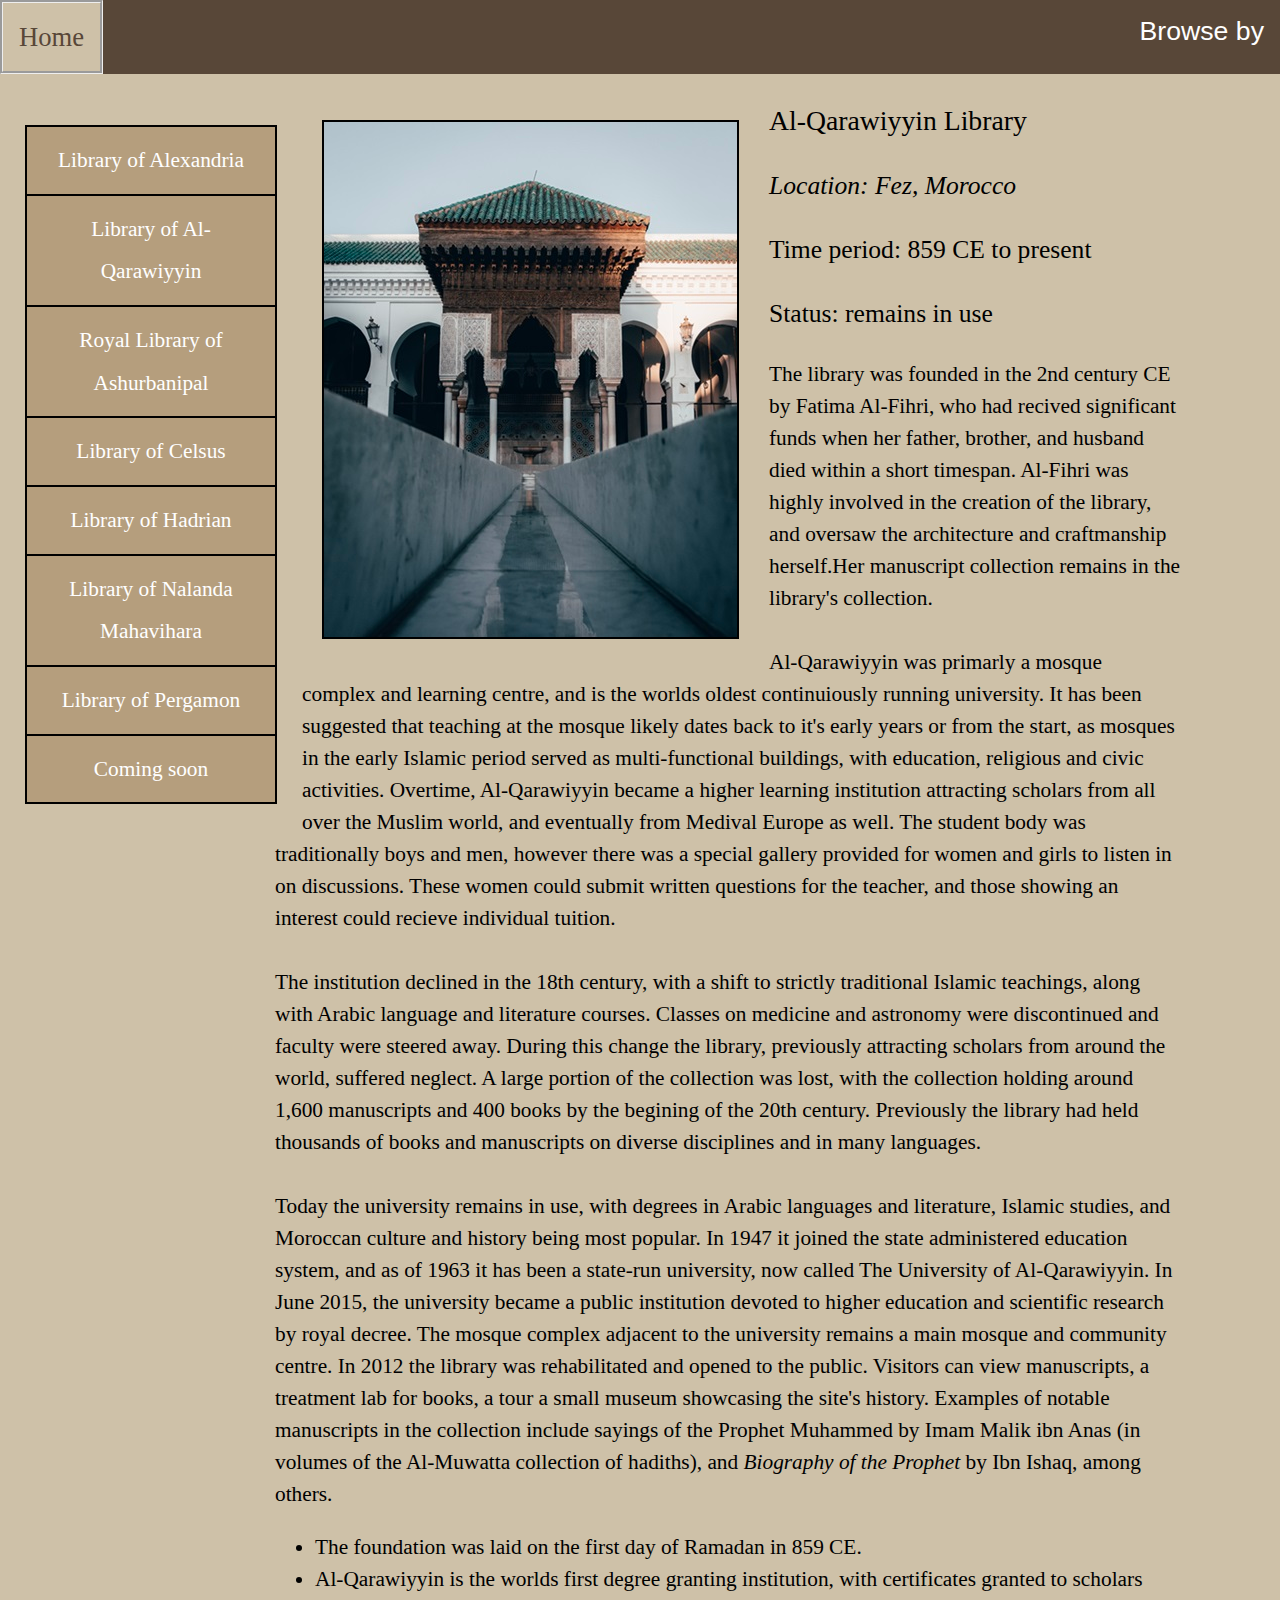
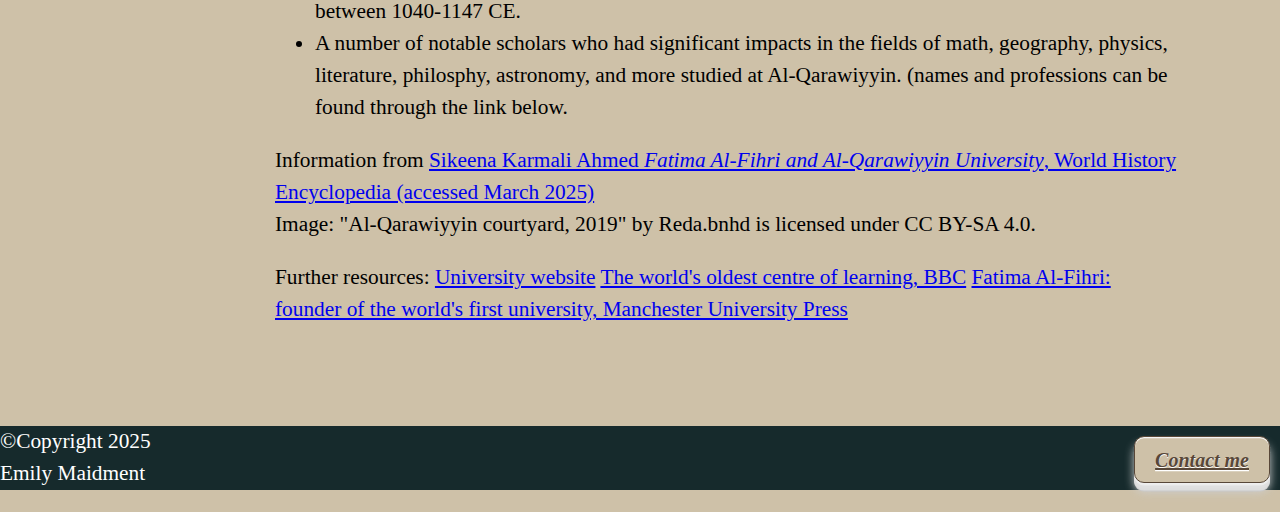
<file: al-qarawiyyin.html>
<!DOCTYPE HTML>
<html lang="en">
<head> 
<title> Al-Qarawiyyin Library </title>
<meta charset="UTF-8">
<!--Emoji graphics licensed under CC-BY 4.0: https://creativecommons.org/licenses/by/4.0/ Copyright 2019 Twitter, Inc and other contributors-->
<link rel="apple-touch-icon" sizes="180x180" href="apple-touch-icon.png">
<link rel="icon" type="image/png" sizes="32x32" href="favicon-32x32.png">
<link rel="icon" type="image/png" sizes="16x16" href="favicon-16x16.png">
<meta name="dc.title" content="Emily's practice website">
<meta name="dc.description" content="This is a test website to learn html and css">
<meta name="dc.rights" content="Copyright Emily Maidment">
<link rel="stylesheet" href="style.css" media="screen">
<link rel="stylesheet" href="print.css" media="print">
</head>

<body class="library">


<header> <!-- stays the same, this is what goes at the top of the screen-->
<a class="homepage" href="index.html">Home</a>
	<div class="dropdown"> <button class="dropbtn"> Browse by </button> 
	<div class="dropdown-content"><a href="region.html">Region</a> <a href="type.html">Type</a>  <a href="status.html">Status</a></div>
</div>
</header>
<div id="wrapper">
<nav role="navigation"> <!--this is for the list running down the side, of all the libraries-->
<ul> 
	<li> <a href="alexandria.html">Library of Alexandria</a> </li> 
	<li> <a href="al-qarawiyyin.html">Library of Al-Qarawiyyin</a> </li> 
	<li> <a href="ashurbanipal.html">Royal Library of Ashurbanipal</a> </li>
	<li><a href="celsus.html">Library of Celsus</a></li>
	<li><a href="hadrian.html">Library of Hadrian</a></li>
	<li><a href="nalanda_mahavihara.html">Library of Nalanda Mahavihara</a></li>
	<li><a href="pergamon.html">Library of Pergamon</a></li>
	<li><a href="comingsoon.html" title="coming soon">Coming soon</a></li>
</ul> 
</nav>

<!--from here down is specific to the library-->
<article class="libpage">
<!-- image of library -->
	<img class="lib" src="images/alqarawiyyin_courtyard.jpg" width="413" height="515" alt="Al-Qarawiyyin courtyard">
<h2> Al-Qarawiyyin Library </h2>
<section> 
	<h3> <i>Location: Fez, Morocco </i> </h3>
	<h3> Time period: 859 CE to present </h3> <h3>Status: remains in use</h3> 
</section>

<section> <p>The library was founded in the 2nd century CE by Fatima Al-Fihri, who had recived significant funds when her father, brother, and 
husband died within a short timespan. Al-Fihri was highly involved in the creation of the library, and oversaw the architecture and craftmanship
herself.Her manuscript collection remains in the library's collection.<br><br>Al-Qarawiyyin was primarly a mosque complex and learning centre, and is the 
worlds oldest continuiously running university. It has been suggested that teaching at the mosque likely dates back to it's early years or from the 
start, as mosques in the early Islamic period served as multi-functional buildings, with education, religious and civic activities. Overtime, 
Al-Qarawiyyin became a higher learning institution attracting scholars from all over the Muslim world, and eventually from Medival Europe as well.
The student body was traditionally boys and men, however there was a special gallery provided for women and girls to listen in on discussions. These
women could submit written questions for the teacher, and those showing an interest could recieve individual tuition.<br><br>The institution declined in 
the 18th century, with a shift to strictly traditional Islamic teachings, along with Arabic language and literature courses. Classes on medicine and 
astronomy were discontinued and faculty were steered away. During this change the library, previously attracting scholars from around the world, suffered
neglect. A large portion of the collection was lost, with the collection holding around 1,600 manuscripts and 400 books by the begining of the 20th century.
Previously the library had held thousands of books and manuscripts on diverse disciplines and in many languages.<br><br>Today the university remains in use, with
degrees in Arabic languages and literature, Islamic studies, and Moroccan culture and history being most popular. In 1947 it joined the state administered
education system, and as of 1963 it has been a state-run university, now called The University of Al-Qarawiyyin. In June 2015, the university became a 
public institution devoted to higher education and scientific research by royal decree. The mosque complex adjacent to the university remains a main mosque
and community centre. In 2012 the library was rehabilitated and opened to the public. Visitors can view manuscripts, a treatment lab for books, a tour
a small museum showcasing the site's history. Examples of notable manuscripts in the collection include sayings of the Prophet Muhammed by Imam Malik ibn Anas
 (in volumes of the Al-Muwatta collection of hadiths), and <cite>Biography of the Prophet</cite> by Ibn Ishaq, among others.   </p> </section> 
<section> 
<ul> 
	<li>The foundation was laid on the first day of Ramadan in 859 CE.</li> 
	<li>Al-Qarawiyyin is the worlds first degree granting institution, with certificates granted to scholars between 1040-1147 CE.</li> 
	<li>A number of notable scholars who had significant impacts in the fields of math, geography, physics, literature, philosphy, astronomy, and more
	studied at Al-Qarawiyyin. (names and professions can be found through the link below. </li>
</ul> 
</section>

<p>Information from <a href="https://www.worldhistory.org/article/2662/fatima-al-fihri-and-al-qarawiyyin-university/" title="World History Encyclopedia">Sikeena Karmali Ahmed <i>Fatima Al-Fihri and Al-Qarawiyyin University</i>, World History Encyclopedia (accessed March 2025)</a> 
<br>Image: "Al-Qarawiyyin courtyard, 2019" by Reda.bnhd is licensed under CC BY-SA 4.0. </p>


<section> Further resources:
	<a href="https://alqarawiyyeenuniversity.org/" title="Alqarawiyyeen University Website">University website</a>
	<a href="https://www.bbc.co.uk/travel/article/20180318-the-worlds-oldest-centre-of-learning" title="BBC Travel">The world's oldest centre of learning, BBC</a>
	<a href="https://manchesteruniversitypress.co.uk/blog/2018/03/08/fatima-al-fihri-founder-worlds-first-university/" title="Manchester Uni Press">Fatima Al-Fihri: founder of the world's first university, Manchester University Press </a>
</section>

<!--<section>
	<ul>
		<li><img scr="images/alqarawiyyin_archdetail.jpg" width="345" height="460" title="Al-Karaouine University (AL-Qarawiyyin) in the city of Fes, Morocco by Anderson Sady is licensed under CC BY-SA 3.0." alt=""></li>
		<li><img scr="images/alqarawiyyin_tile.jpg" width="302" height="403" title="COPY FROM ABOVE" alt=""></li>
	</ul>
</section>-->	<!-- I left code here I could go back and fill in with more images when I had them -->
</article>


<footer>  
	<p>
		<address><a href="mailto:maid0026@algonquinlive.com" class="button" title="Send email">Contact me </a> </address>&copy;Copyright 2025<br>Emily Maidment
	</p> 
 </footer>

</div>  <!-- This is the closing div wrapper tag -->
</body>
</html>
</file>
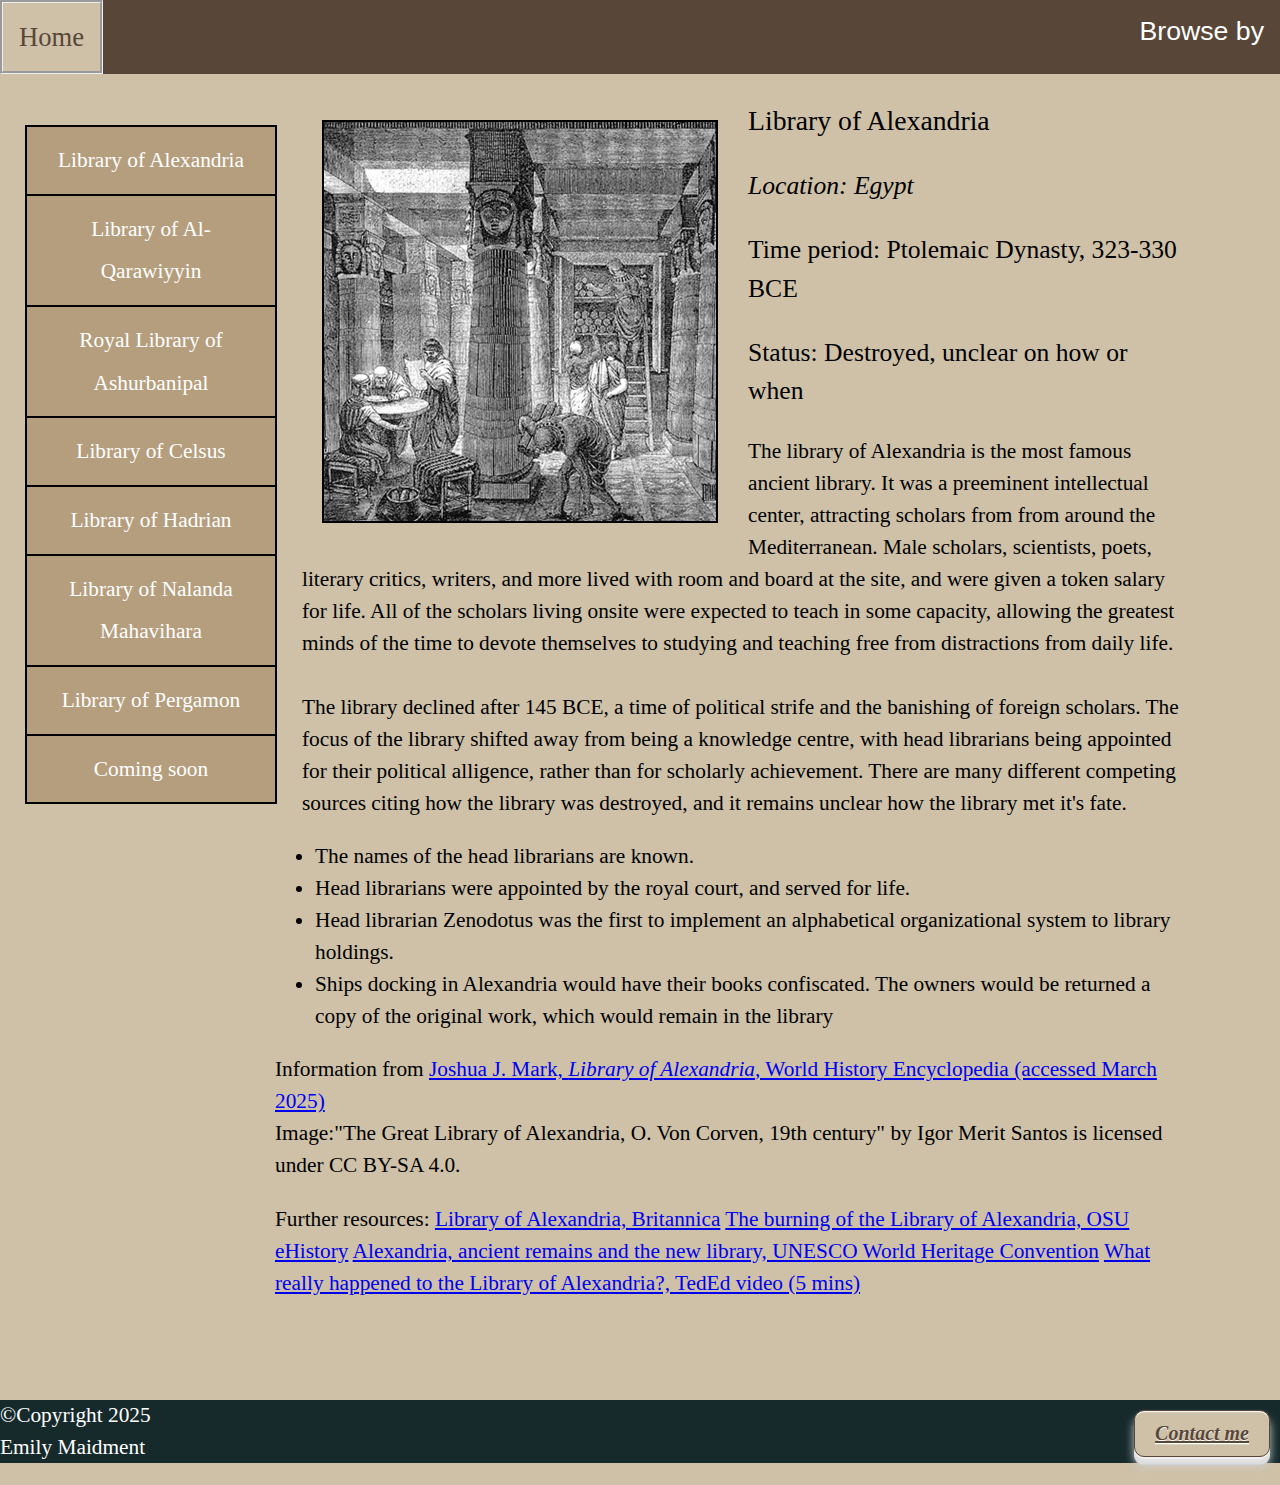
<file: alexandria.html>
<!DOCTYPE HTML>
<html lang="en">
<head> 
<title> Library of Alexandria </title>
<meta charset="UTF-8">
<!--Emoji graphics licensed under CC-BY 4.0: https://creativecommons.org/licenses/by/4.0/ Copyright 2019 Twitter, Inc and other contributors-->
<link rel="apple-touch-icon" sizes="180x180" href="apple-touch-icon.png">
<link rel="icon" type="image/png" sizes="32x32" href="favicon-32x32.png">
<link rel="icon" type="image/png" sizes="16x16" href="favicon-16x16.png">
<meta name="dc.title" content="Emily's practice website">
<meta name="dc.description" content="This is a test website to learn html and css">
<meta name="dc.rights" content="Copyright Emily Maidment">
<link rel="stylesheet" href="style.css" media="screen">
<link rel="stylesheet" href="print.css" media="print">
</head>

<body class="library">
<div id="wrapper">

<header> <!-- stays the same, this is what goes at the top of the screen-->
<a class="homepage" href="index.html">Home</a>
	<div class="dropdown"> <button class="dropbtn"> Browse by </button> 
	<div class="dropdown-content"><a href="region.html">Region</a> <a href="type.html">Type</a>  <a href="status.html">Status</a></div>
	</div>
</header>

<nav role="navigation"> <!--this is for the list running down the side-->
<ul> 
	<li> <a href="alexandria.html">Library of Alexandria</a> </li> 
	<li> <a href="al-qarawiyyin.html">Library of Al-Qarawiyyin</a> </li> 
	<li> <a href="ashurbanipal.html">Royal Library of Ashurbanipal</a> </li>
	<li><a href="celsus.html">Library of Celsus</a></li>
	<li><a href="hadrian.html">Library of Hadrian</a></li>
	<li><a href="nalanda_mahavihara.html">Library of Nalanda Mahavihara</a></li>
	<li><a href="pergamon.html">Library of Pergamon</a></li> 
	<li><a href="comingsoon.html" title="coming soon">Coming soon</a></li>
</ul> 
</nav>

<!--from here down is specific to the library-->
<article class="libpage">
<!-- image of library --> 
	<img class="lib" src="images/alexandrialib.jpg" width="392" height="399" alt="Black and white drawing of Library of Alexandria">

<h2> Library of Alexandria </h2>
<section> 
	<h3> <i>Location: Egypt</i> </h3>
	<h3> Time period: Ptolemaic Dynasty, 323-330 BCE </h3> <h3>Status: Destroyed, unclear on how or when</h3> </section>
<section> <p> The library of Alexandria is the most famous ancient library. It was a preeminent intellectual center, attracting scholars from
from around the Mediterranean. Male scholars, scientists, poets, literary critics, writers, and more lived with room and board at the site,
and were given a token salary for life. All of the scholars living onsite were expected to teach in some capacity, allowing the greatest minds
of the time to devote themselves to studying and teaching free from distractions from daily life.<br><br>The library declined after 145 BCE, a time of 
political strife and the banishing of foreign scholars. The focus of the library shifted away from being a knowledge centre, with head librarians
being appointed for their political alligence, rather than for scholarly achievement. There are many different competing sources citing how the 
library was destroyed, and it remains unclear how the library met it's fate.  </p> </section> 
<section> 
<ul> 
	<li>The names of the head librarians are known.</li> 
	<li>Head librarians were appointed by the royal court, and served for life.</li> 
	<li>Head librarian Zenodotus was the first to implement an alphabetical organizational system to library holdings.</li>
	<li>Ships docking in Alexandria would have their books confiscated. The owners would be returned a copy of the original work, which would
	remain in the library</li>
</ul> 
</section>

<p>Information from <a href="https://www.worldhistory.org/Library_of_Alexandria/" title="World History Encyclopedia">Joshua J. Mark, <i>Library of Alexandria</i>, World History Encyclopedia (accessed March 2025)</a><br>
Image:"The Great Library of Alexandria, O. Von Corven, 19th century" by Igor Merit Santos is licensed under CC BY-SA 4.0.</p>

<section> Further resources:
	<a href="https://www.britannica.com/topic/Library-of-Alexandria" title="Britannica">Library of Alexandria, Britannica</a>
	<a href="https://ehistory.osu.edu/articles/burning-library-alexandria" title="Ohio State University">The burning of the Library of Alexandria, OSU eHistory</a>
	<a href="https://whc.unesco.org/en/tentativelists/1822/" title="UNESCO World Heritage">Alexandria, ancient remains and the new library, UNESCO World Heritage Convention</a>
	<a href="https://www.worldhistory.org/video/2389/what-really-happened-to-the-library-of-alexandria/" title="TedEd">What really happened to the Library of Alexandria?, TedEd video (5 mins) </a>
</section>
<!--<section>
	<ul>
		<li><img scr="" width="" height="" title="" alt=""></li>
		<li><img scr="" width="" height="" title="" alt=""></li>
	</ul>
</section>-->  <!-- I left code here I could go back and fill in with more images when I had them -->
</article>

<footer>  
	<p>
		<address><a href="mailto:maid0026@algonquinlive.com" class="button" title="Send email">Contact me </a> </address>&copy;Copyright 2025<br>Emily Maidment
	</p> 
 </footer>


</div>  <!-- This is the closing div wrapper tag -->
</body>
</html>
</file>
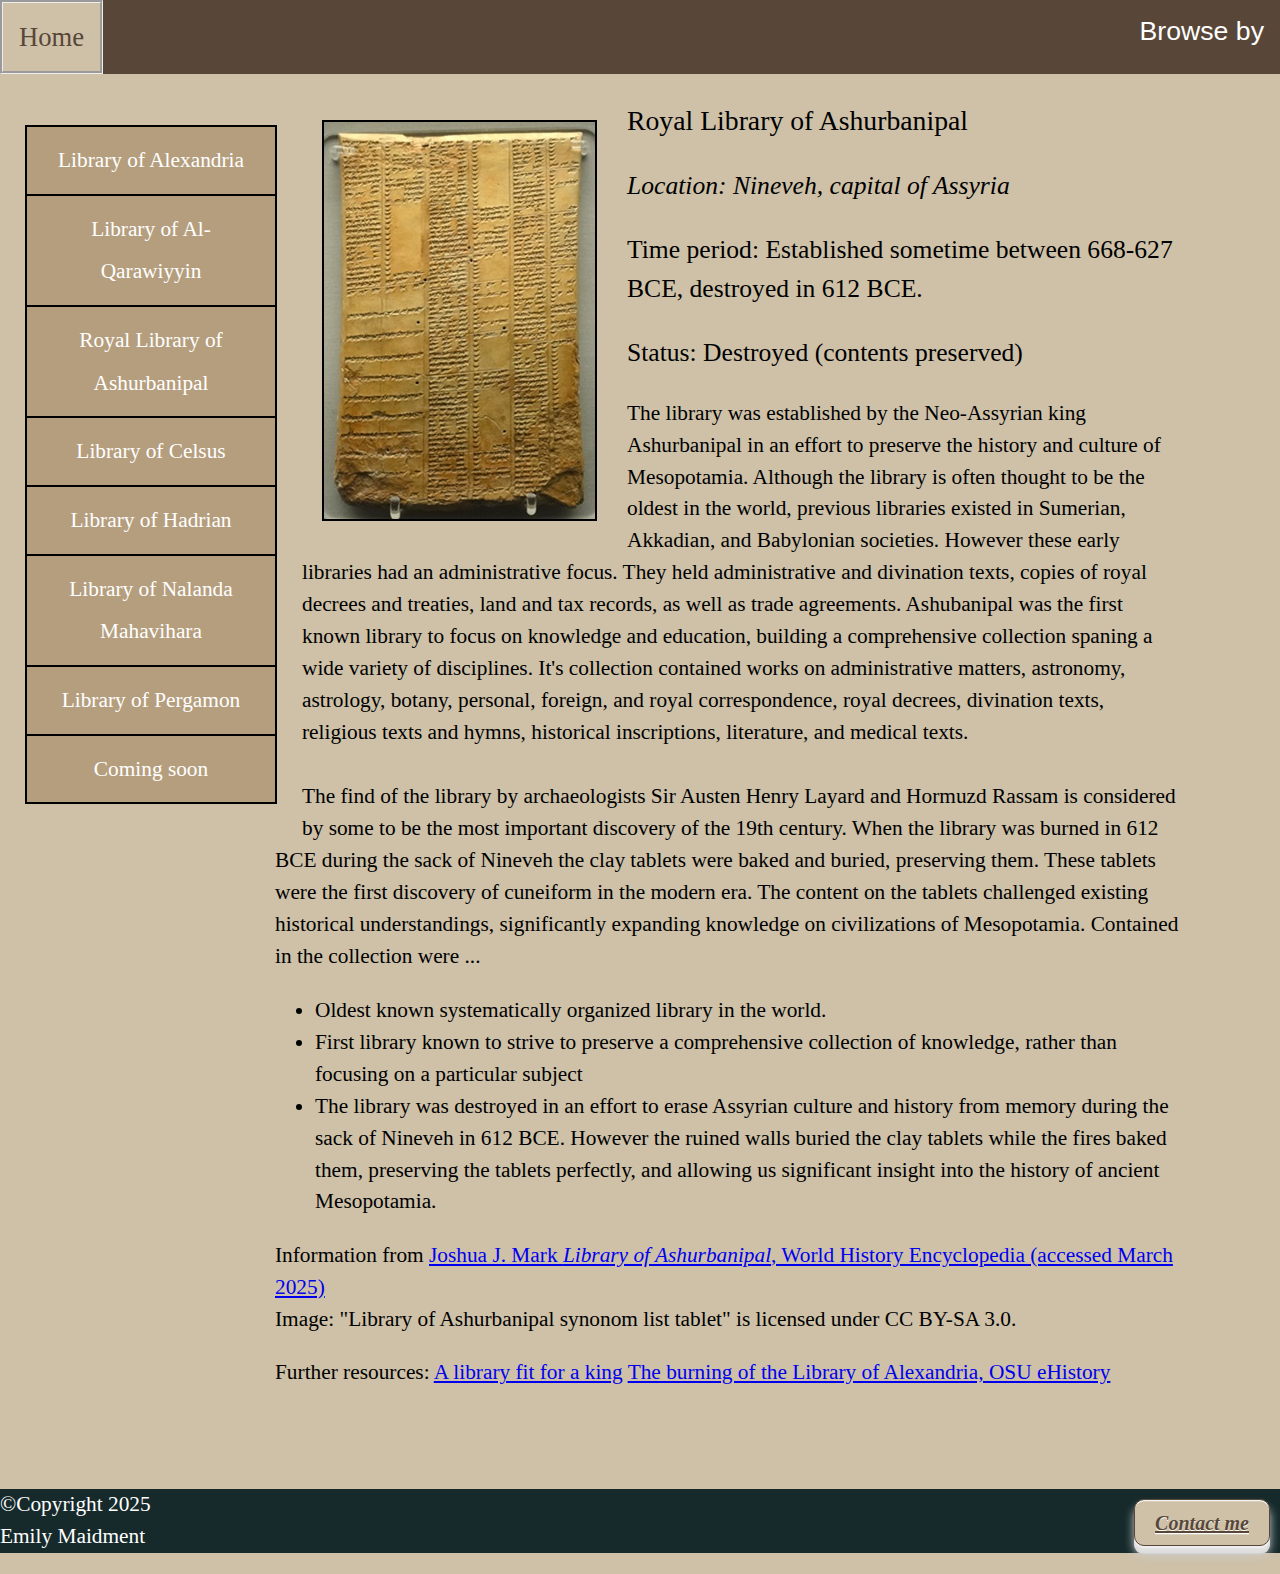
<file: ashurbanipal.html>
<!DOCTYPE HTML>
<html lang="en">
<head> 
<title> Royal Library of Ashurbanipal </title>
<meta charset="UTF-8">
<!--Emoji graphics licensed under CC-BY 4.0: https://creativecommons.org/licenses/by/4.0/ Copyright 2019 Twitter, Inc and other contributors-->
<link rel="apple-touch-icon" sizes="180x180" href="apple-touch-icon.png">
<link rel="icon" type="image/png" sizes="32x32" href="favicon-32x32.png">
<link rel="icon" type="image/png" sizes="16x16" href="favicon-16x16.png">
<meta name="dc.title" content="Emily's practice website">
<meta name="dc.description" content="This is a test website to learn html and css">
<meta name="dc.rights" content="Copyright Emily Maidment">
<link rel="stylesheet" href="style.css" media="screen">
<link rel="stylesheet" href="print.css" media="print">
</head>

<body class="library">
<div id="wrapper">

<header> <!-- stays the same, this is what goes at the top of the screen-->
<a class="homepage" href="index.html">Home</a>
	<div class="dropdown"> <button class="dropbtn"> Browse by </button> 
	<div class="dropdown-content"><a href="region.html">Region</a> <a href="type.html">Type</a>  <a href="status.html">Status</a></div>
</div>
</header>

<nav role="navigation"> <!--this is for the list running down the side-->
<ul> 
	<li> <a href="alexandria.html">Library of Alexandria</a> </li> 
	<li> <a href="al-qarawiyyin.html">Library of Al-Qarawiyyin</a> </li> 
	<li> <a href="ashurbanipal.html">Royal Library of Ashurbanipal</a> </li>
	<li><a href="celsus.html">Library of Celsus</a></li>
	<li><a href="hadrian.html">Library of Hadrian</a></li>
	<li><a href="nalanda_mahavihara.html">Library of Nalanda Mahavihara</a></li>
	<li><a href="pergamon.html">Library of Pergamon</a></li>
	<li><a href="comingsoon.html" title="coming soon">Coming soon</a></li>
</ul> 
</nav>

<!--from here down is specific to the library-->
<article class="libpage">
	<img class="lib" src="images/cuneiformlist.jpg" width="271" height="397" alt="Cuneiform tablet from Library of Ashurbanipal">
<h2> Royal Library of Ashurbanipal </h2>
<section> 
	<h3> <i>Location: Nineveh, capital of Assyria </i> </h3>
	<h3> Time period: Established sometime between 668-627 BCE, destroyed in 612 BCE.  </h3> <h3>Status: Destroyed (contents preserved) </h3> </section>
<section> <p>The library was established by the Neo-Assyrian king Ashurbanipal in an effort to preserve the history and culture of Mesopotamia. Although the 
library is often thought to be the oldest in the world, previous libraries existed in Sumerian, Akkadian, and Babylonian societies. However these early libraries had 
an administrative focus. They held administrative and divination texts, copies of royal decrees and treaties, land and tax records, as well as trade agreements.
 Ashubanipal was the first known library to focus on knowledge and education, building a comprehensive collection spaning a wide variety of disciplines. It's collection 
 contained works on administrative matters, astronomy, astrology, botany, personal, foreign, and royal correspondence, royal decrees, divination texts, religious 
 texts and hymns, historical inscriptions, literature, and medical texts.<br><br>The find of the library by archaeologists Sir Austen Henry Layard and Hormuzd Rassam 
is considered by some to be the most important discovery of the 19th century. When the library was burned in 612 BCE during the sack of Nineveh the clay tablets 
were baked and buried, preserving them. These tablets were the first discovery of cuneiform in the modern era. The content on the tablets challenged existing 
historical understandings, significantly expanding knowledge on civilizations of Mesopotamia. Contained in the collection were ... </p> </section> 
<section> 
<ul> 
	<li>Oldest known systematically organized library in the world.</li> 
	<li>First library known to strive to preserve a comprehensive collection of knowledge, rather than focusing on a particular subject</li> 
	<li>The library was destroyed in an effort to erase Assyrian culture and history from memory during the sack of Nineveh in 612 BCE. However the ruined walls buried the 
	clay tablets while the fires baked them, preserving the tablets perfectly, and allowing us significant insight into the history of ancient Mesopotamia.</li>
</ul> 
</section>

<p>Information from <a href="https://www.worldhistory.org/Library_of_Ashurbanipal/" title="World History Encyclopedia">Joshua J. Mark <i>Library of Ashurbanipal</i>, World History Encyclopedia (accessed March 2025)</a> 
<br>Image: "Library of Ashurbanipal synonom list tablet" is licensed under CC BY-SA 3.0.</p>


<section> Further resources:
	<a href="https://www.britishmuseum.org/blog/library-fit-king" title="The British Museum">A library fit for  a king</a>
	<a href="url" title="Ohio State University">The burning of the Library of Alexandria, OSU eHistory</a>
</section>

<!--<section>
	<ul>
		<li><img scr="images/ashurbanipalmuseum.jpg" width="464" height="260" title="Library of Ashurbanipal by Gary Todd (public domain)" alt=""></li>
		<li><img scr="images/britishmuseumtablets.jpg" width="400" height="300" title="Library of Ashurbanipal, Room 55, British Museum, London 01 by GualdimG is licensed under CC BY-SA 4.0." alt=""></li>
		<li><img src="images/floodtablet.jpg" title="Library of Ashurbanipal The Flood Tablet is licensed under CC BY-SA 3.0. width="100" height="100" alt="Facade of the Library of Celsus"></li>
	</ul>
</section>-->	<!-- I left code here I could go back and fill in with more images when I had them -->
</article>

<footer>  
	<p>
		<address><a href="mailto:maid0026@algonquinlive.com" class="button" title="Send email">Contact me </a> </address>&copy;Copyright 2025<br>Emily Maidment
	</p> 
 </footer>

</div>  <!-- This is the closing div wrapper tag -->
</body>
</html>
</file>
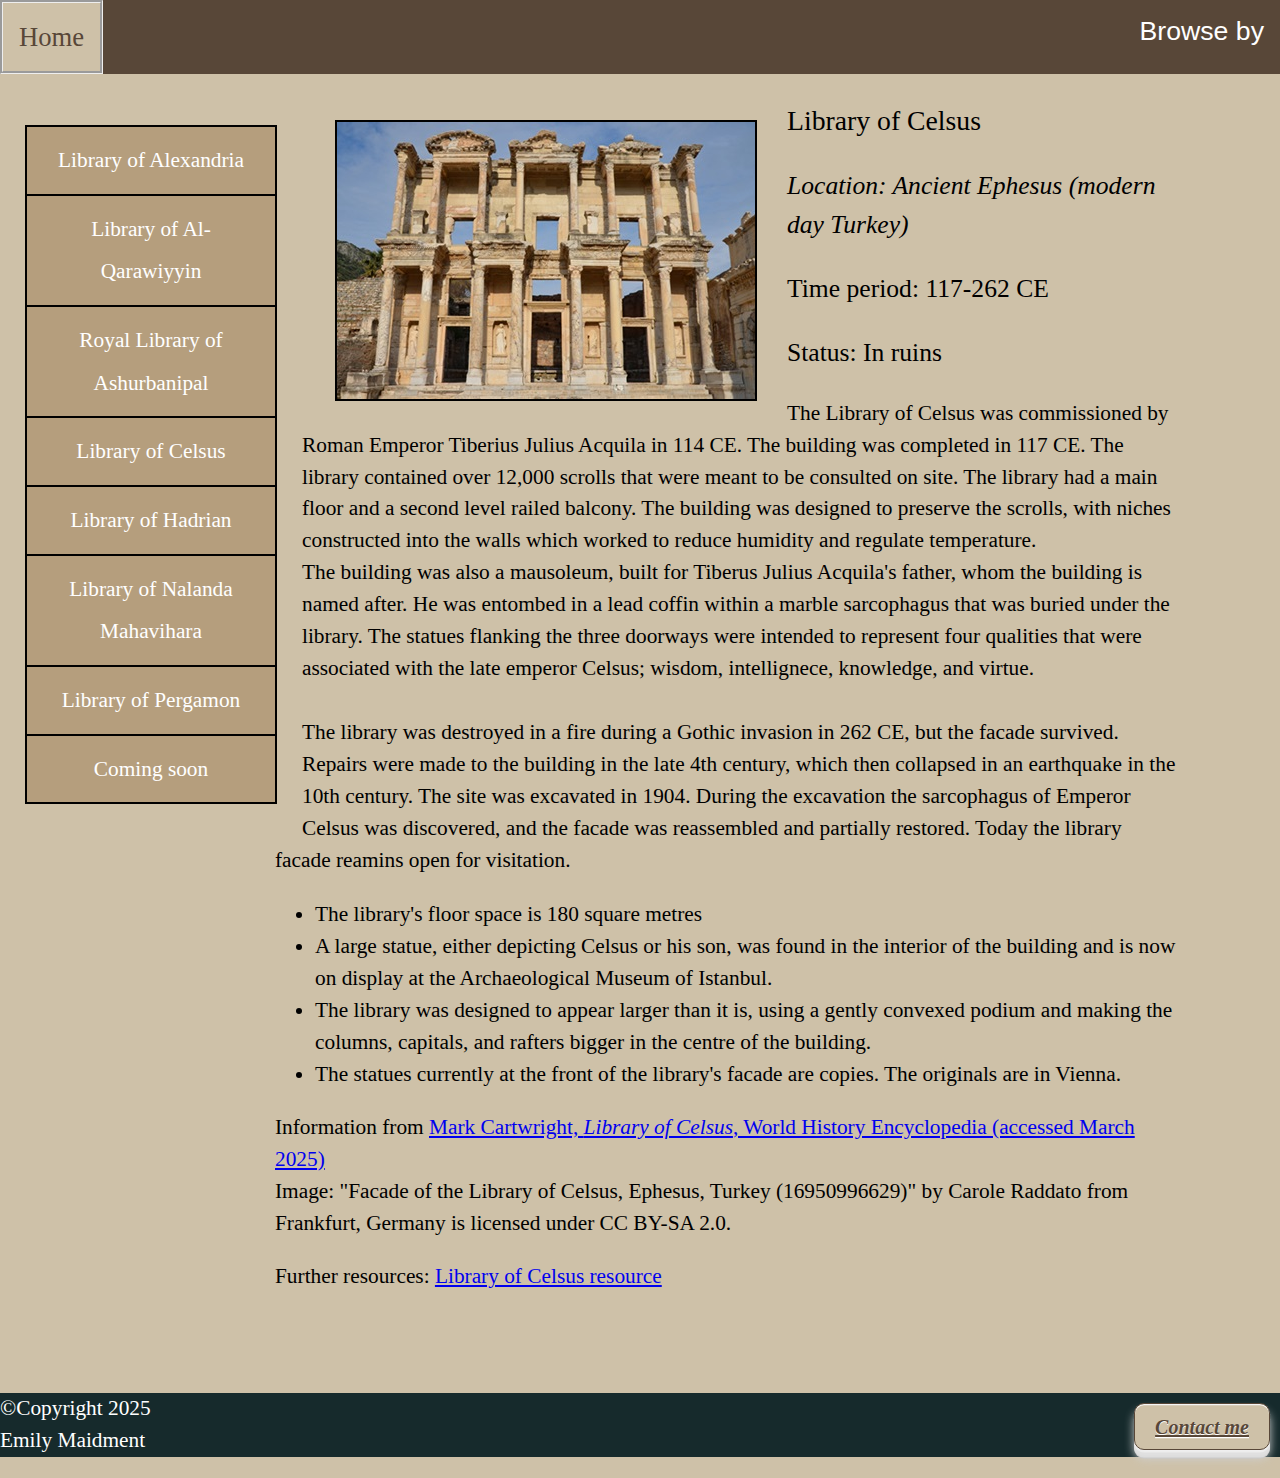
<file: celsus.html>
<!DOCTYPE HTML>
<html lang="en">
<head> 
<title> Library of Celsus </title>
<meta charset="UTF-8">
<!--Emoji graphics licensed under CC-BY 4.0: https://creativecommons.org/licenses/by/4.0/ Copyright 2019 Twitter, Inc and other contributors-->
<link rel="apple-touch-icon" sizes="180x180" href="apple-touch-icon.png">
<link rel="icon" type="image/png" sizes="32x32" href="favicon-32x32.png">
<link rel="icon" type="image/png" sizes="16x16" href="favicon-16x16.png">
<meta name="dc.title" content="Emily's practice website">
<meta name="dc.description" content="This is a test website to learn html and css">
<meta name="dc.rights" content="Copyright Emily Maidment">
<link rel="stylesheet" href="style.css" media="screen">
<link rel="stylesheet" href="print.css" media="print">
</head>

<body class="library">
<div id="wrapper">

<header> <!-- stays the same, this is what goes at the top of the screen-->
<a class="homepage" href="index.html">Home</a> 
	<div class="dropdown"> <button class="dropbtn"> Browse by </button> 
	<div class="dropdown-content"><a href="region.html">Region</a> <a href="type.html">Type</a>  <a href="status.html">Status</a></div>
</div>
</header>

<nav role="navigation"> <!--this is for the list running down the side-->
<ul> 
	<li> <a href="alexandria.html">Library of Alexandria</a> </li> 
	<li> <a href="al-qarawiyyin.html">Library of Al-Qarawiyyin</a> </li> 
	<li> <a href="ashurbanipal.html">Royal Library of Ashurbanipal</a> </li>
	<li><a href="celsus.html">Library of Celsus</a></li>
	<li><a href="hadrian.html">Library of Hadrian</a></li>
	<li><a href="nalanda_mahavihara.html">Library of Nalanda Mahavihara</a></li>
	<li><a href="pergamon.html">Library of Pergamon</a></li> 
	<li><a href="comingsoon.html" title="coming soon">Coming soon</a></li>
</ul> 
</nav>

<!--from here down is specific to the library-->
<article class="libpage">
<figure>
	<img class="lib" src="images/celsusfacade.jpg" width="418" height="277" alt="Library of Celsus facade">
	<figcaption></figcaption>	
</figure>
<h2> Library of Celsus </h2>
<section> 
	<h3> <i>Location: Ancient Ephesus (modern day Turkey) </i> </h3>
	<h3> Time period: 117-262 CE </h3> <h3>Status: In ruins </h3> </section>
<section> <p> The Library of Celsus was commissioned by Roman Emperor Tiberius Julius Acquila in 114 CE. The building was completed in 117 CE. 
The library contained over 12,000 scrolls that were meant to be consulted on site. The library had a main floor and a second level railed balcony.
The building was designed to preserve the scrolls, with niches constructed into the walls which worked to reduce humidity and regulate temperature.
<br>The building was also a mausoleum, built for Tiberus Julius Acquila's father, whom the building is named after. He was entombed in a lead coffin
 within a marble sarcophagus that was buried under the library. The statues flanking the three doorways were intended to represent four qualities 
that were associated with the late emperor Celsus; wisdom, intellignece, knowledge, and virtue.<br><br> The library was destroyed in a fire during a 
Gothic invasion in 262 CE, but the facade survived. Repairs were made to the building in the late 4th century, which then collapsed in an earthquake
 in the 10th century. The site was excavated in 1904. During the excavation the sarcophagus of Emperor Celsus was discovered, and the facade was
 reassembled and partially restored. Today the library facade reamins open for visitation.  </p> 
</section> 

<section> 
<ul> 
	<li>The library's floor space is 180 square metres</li> 
	<li>A large statue, either depicting Celsus or his son, was found in the interior of the building and is now on display at the Archaeological Museum of Istanbul. </li> 
	<li>The library was designed to appear larger than it is, using a gently convexed podium and making the columns, capitals, and rafters bigger in the centre of the building.</li>
	<li>The statues currently at the front of the library's facade are copies. The originals are in Vienna.</li>
</ul> 
</section>

<p>Information from <a href="https://www.worldhistory.org/Library_of_Celsus/" title="World History Encyclopedia">Mark Cartwright, <i>Library of Celsus</i>, World History Encyclopedia (accessed March 2025)</a> 
<br>Image: "Facade of the Library of Celsus, Ephesus, Turkey (16950996629)" by Carole Raddato from Frankfurt, Germany is licensed under CC BY-SA 2.0.</p>


<section> Further resources:
	<a href="#url" title="to be added">Library of Celsus resource</a>
</section>
<!--<section>
	<ul>
		<li><img scr="images/celsusinterior1.jpg" width="448" height="298" title="'The Library of Celsus, Ephesus interior' by Hugh Llewelyn is licensed under CC BY-SA 2.0." alt=""></li>
		<li><img scr="images/celsussophia.jpg" width="249" height="387" title="'Ephesus Library of Celsus Statue of Sophia in 2011 3638' by Dosseman is licensed under CC BY-SA 4.0." alt=""></li>
		<li><img scr="images/facadecelsus_front" width="476" height="317" title="'Facade of the Library of Celsus, Ephesus, Turkey (16514959884)' by Carole Raddato from Frankfurt, Germany is licensed under CC BY-SA 2.0." alt=""></li>
	</ul>
</section>-->	<!-- I left code here I could go back and fill in with more images when I had them -->
</article>

<footer>  
	<p>
		<address><a href="mailto:maid0026@algonquinlive.com" class="button" title="Send email">Contact me </a> </address>&copy;Copyright 2025<br>Emily Maidment
	</p> 
 </footer>

</div>  <!-- This is the closing div wrapper tag -->
</body>
</html>
</file>
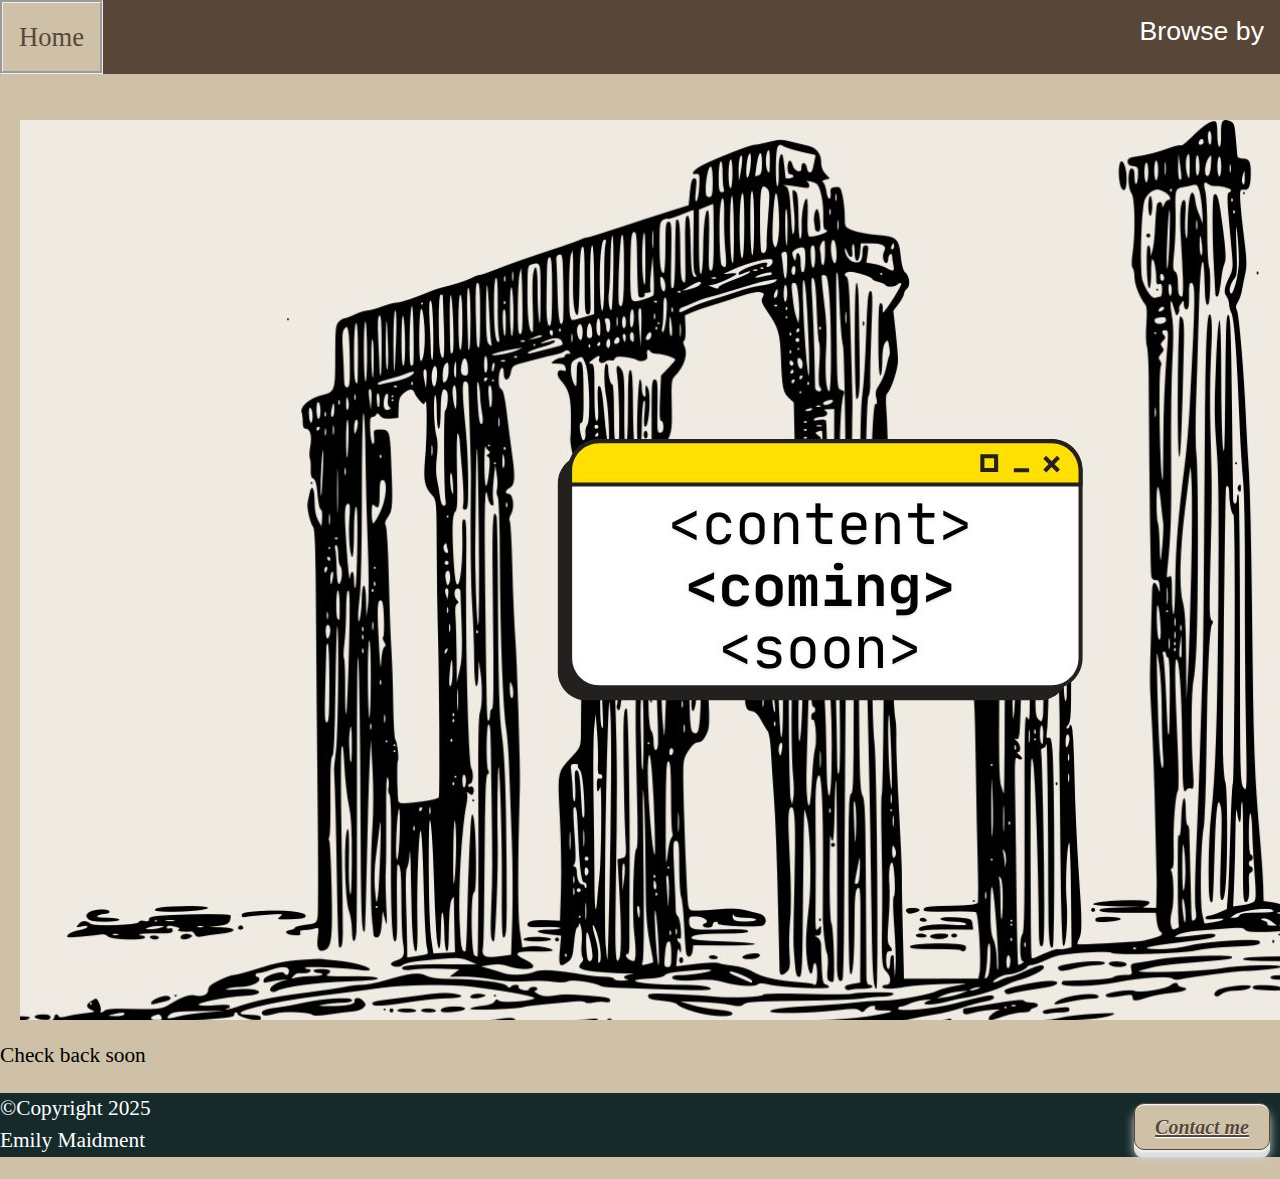
<file: comingsoon.html>
<!DOCTYPE HTML>
<html lang="en">
<head> 
<title> Under Construction</title>
<meta charset="UTF-8">
<!--Emoji graphics licensed under CC-BY 4.0: https://creativecommons.org/licenses/by/4.0/ Copyright 2019 Twitter, Inc and other contributors-->
<link rel="apple-touch-icon" sizes="180x180" href="apple-touch-icon.png">
<link rel="icon" type="image/png" sizes="32x32" href="favicon-32x32.png">
<link rel="icon" type="image/png" sizes="16x16" href="favicon-16x16.png">
<meta name="dc.title" content="Emily's practice website">
<meta name="dc.description" content="This is a test website to learn html and css">
<meta name="dc.rights" content="Copyright Emily Maidment">
<link rel="stylesheet" href="style.css" media="screen">
<link rel="stylesheet" href="print.css" media="print">
</head>

<body class="library">
<div id="wrapper">

<header> <!-- stays the same, this is what goes at the top of the screen-->
<a class="homepage" href="index.html">Home</a> 
	<div class="dropdown"> <button class="dropbtn"> Browse by </button> 
	<div class="dropdown-content"><a href="region.html">Region</a> <a href="type.html">Type</a>  <a href="status.html">Status</a></div>
</div>
</header>

<article>
<img src="images/comingsoon.jpg" width="1600" height="900" alt="Content coming soon">
<p>Check back soon</p>
</article>


<footer>  
	<p>
		<address><a href="mailto:maid0026@algonquinlive.com" class="button" title="Send email">Contact me </a> </address>&copy;Copyright 2025<br>Emily Maidment
	</p> 
 </footer>

</div>  <!-- This is the closing div wrapper tag -->
</body>
</html>
</file>
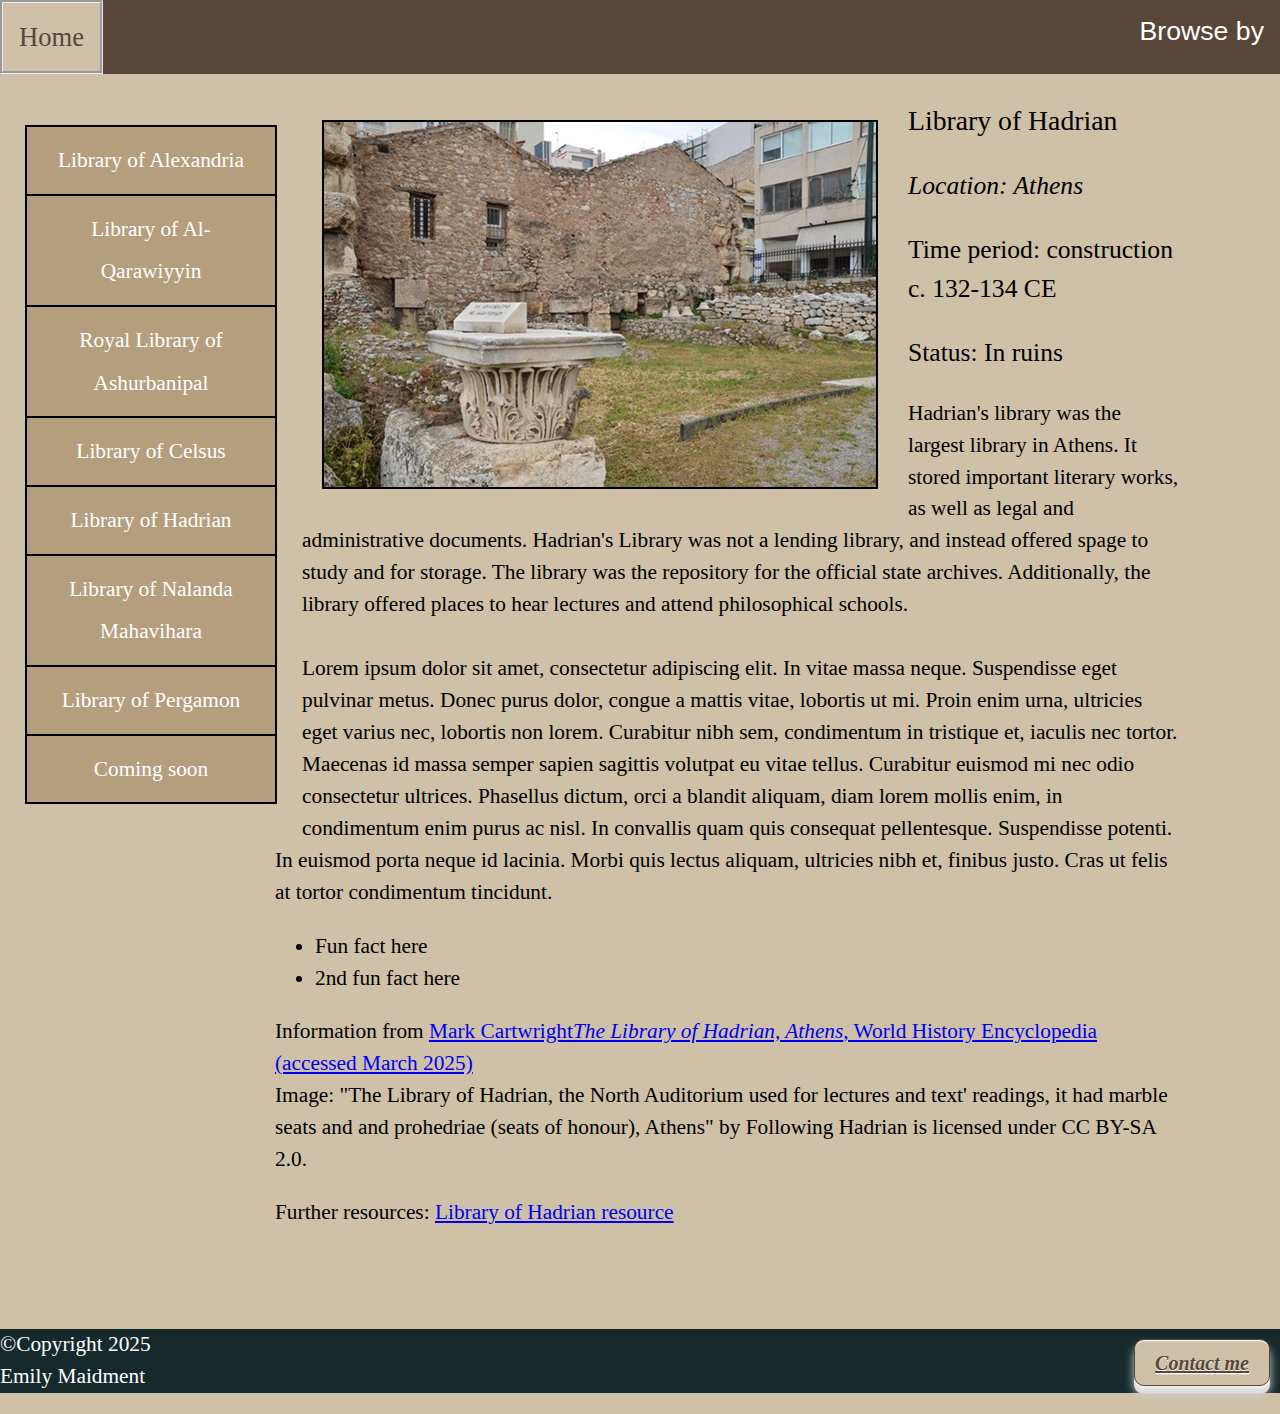
<file: hadrian.html>
<!DOCTYPE HTML>
<html lang="en">
<head> 
<title> Library of Hadrian </title>
<meta charset="UTF-8">
<!--Emoji graphics licensed under CC-BY 4.0: https://creativecommons.org/licenses/by/4.0/ Copyright 2019 Twitter, Inc and other contributors-->
<link rel="apple-touch-icon" sizes="180x180" href="apple-touch-icon.png">
<link rel="icon" type="image/png" sizes="32x32" href="favicon-32x32.png">
<link rel="icon" type="image/png" sizes="16x16" href="favicon-16x16.png">
<meta name="dc.title" content="Emily's practice website">
<meta name="dc.description" content="This is a test website to learn html and css">
<meta name="dc.rights" content="Copyright Emily Maidment">
<link rel="stylesheet" href="style.css" media="screen">
<link rel="stylesheet" href="print.css" media="print">
</head>

<body class="library">
<div id="wrapper">

<header> <!-- stays the same, this is what goes at the top of the screen-->
<a class="homepage" href="index.html">Home</a> 
	<div class="dropdown"> <button class="dropbtn"> Browse by </button> 
	<div class="dropdown-content"><a href="region.html">Region</a> <a href="type.html">Type</a>  <a href="status.html">Status</a></div>
</div>
</header>

<nav role="navigation"> <!--this is for the list running down the side-->
<ul> 
	<li> <a href="alexandria.html">Library of Alexandria</a> </li> 
	<li> <a href="al-qarawiyyin.html">Library of Al-Qarawiyyin</a> </li> 
	<li> <a href="ashurbanipal.html">Royal Library of Ashurbanipal</a> </li>
	<li><a href="celsus.html">Library of Celsus</a></li>
	<li><a href="hadrian.html">Library of Hadrian</a></li>
	<li><a href="nalanda_mahavihara.html">Library of Nalanda Mahavihara</a></li>
	<li><a href="pergamon.html">Library of Pergamon</a></li>
	<li><a href="comingsoon.html" title="coming soon">Coming soon</a></li>
</ul> 
</nav>

<!--from here down is specific to the library-->
<article class="libpage">
	<img class="lib" src="images/hadlecture.jpg" width="552" height="365" alt="Library of Hadrian">
<h2> Library of Hadrian </h2>
<section> 
	<h3> <i>Location: Athens </i> </h3>
	<h3> Time period: construction c. 132-134 CE  </h3> <h3>Status: In ruins </h3> 
</section>
	
<section> 
	<p>Hadrian's library was the largest library in Athens. It stored important literary works, as well as legal and administrative documents. Hadrian's Library was not a lending library, and instead offered spage to study and for storage. 
	The library was the repository for the official state archives. Additionally, the library offered places to hear lectures and attend philosophical schools.  
	<br><br> Lorem ipsum dolor sit amet, consectetur adipiscing elit. In vitae massa neque. Suspendisse eget pulvinar metus. Donec purus dolor, congue a mattis vitae, lobortis ut mi. Proin enim urna, ultricies eget varius nec, lobortis non lorem. 
	Curabitur nibh sem, condimentum in tristique et, iaculis nec tortor. Maecenas id massa semper sapien sagittis volutpat eu vitae tellus. Curabitur euismod mi nec odio consectetur ultrices. Phasellus dictum, orci a blandit aliquam, diam lorem 
	mollis enim, in condimentum enim purus ac nisl. In convallis quam quis consequat pellentesque. Suspendisse potenti. In euismod porta neque id lacinia. Morbi quis lectus aliquam, ultricies nibh et, finibus justo. Cras ut felis at tortor condimentum 
	tincidunt.
	</p> 
</section> 

<section> 
<ul> 
	<li>Fun fact here</li> 
	<li>2nd fun fact here</li> 
</ul> 
</section>
<p>Information from <a href="https://www.worldhistory.org/article/839/the-library-of-hadrian-athens/" title="World History Encyclopedia">Mark Cartwright<i>The Library of Hadrian, Athens</i>, World History Encyclopedia (accessed March 2025)</a> 
<br>Image: "The Library of Hadrian, the North Auditorium used for lectures and text' readings, it had marble seats and and prohedriae (seats of honour), Athens" by Following Hadrian is licensed under CC BY-SA 2.0.</p>


<section> Further resources:
	<a href="#url" title="to be added">Library of Hadrian resource</a>
</section>
<!--<section>
	<ul>
		<li><img scr="" width="" height="" title="" alt=""></li>
		<li><img scr="" width="" height="" title="" alt=""></li>
	</ul>
</section>-->	<!-- I left code here I could go back and fill in with more images when I had them -->
</article>

<footer>  
	<p>
		<address><a href="mailto:maid0026@algonquinlive.com" class="button" title="Send email">Contact me </a> </address>&copy;Copyright 2025<br>Emily Maidment
	</p> 
 </footer>

</div>  <!-- This is the closing div wrapper tag -->
</body>
</html>
</file>
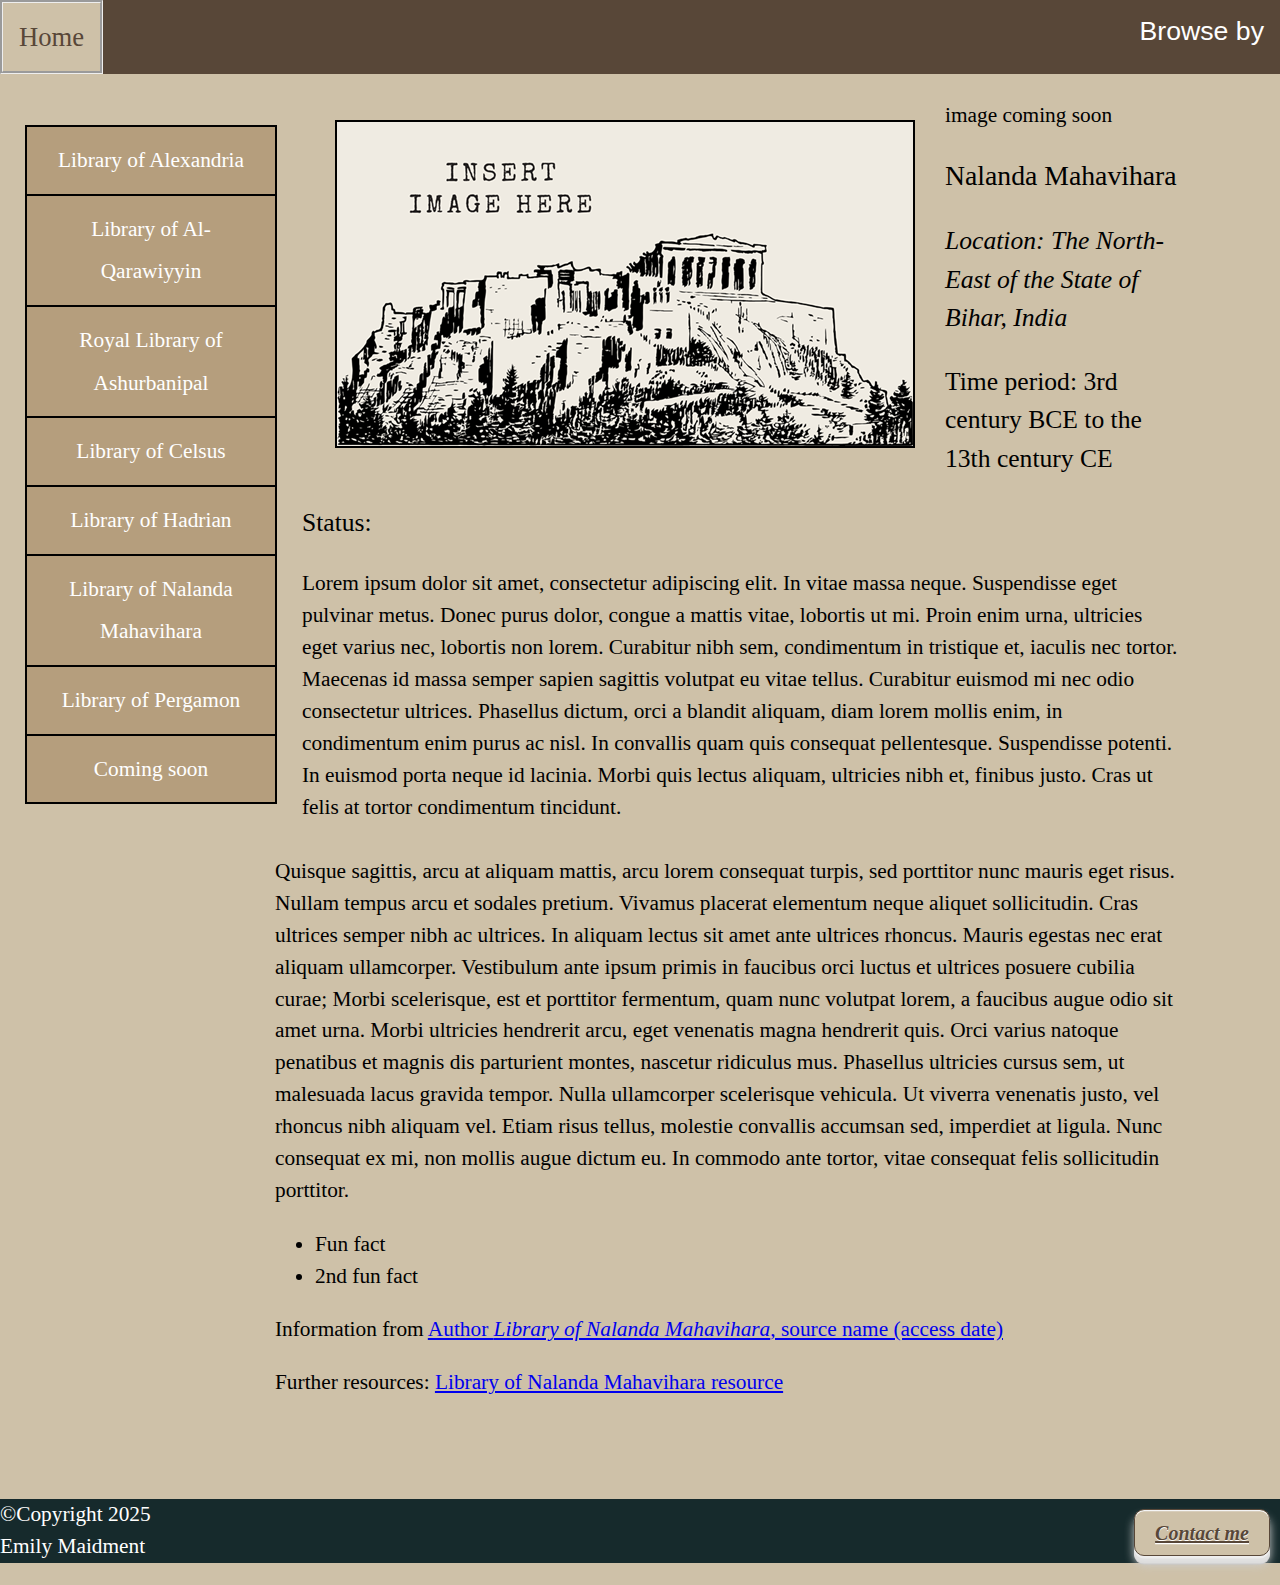
<file: nalanda_mahavihara.html>
<!DOCTYPE HTML>
<html lang="en">
<head> 
<title> Nalanda Mahavihara </title>
<meta charset="UTF-8">
<!--Emoji graphics licensed under CC-BY 4.0: https://creativecommons.org/licenses/by/4.0/ Copyright 2019 Twitter, Inc and other contributors-->
<link rel="apple-touch-icon" sizes="180x180" href="apple-touch-icon.png">
<link rel="icon" type="image/png" sizes="32x32" href="favicon-32x32.png">
<link rel="icon" type="image/png" sizes="16x16" href="favicon-16x16.png">
<meta name="dc.title" content="Emily's practice website">
<meta name="dc.description" content="This is a test website to learn html and css">
<meta name="dc.rights" content="Copyright Emily Maidment">
<link rel="stylesheet" href="style.css" media="screen">
<link rel="stylesheet" href="print.css" media="print">
</head>

<body class="library">
<div id="wrapper">

<header> <!-- stays the same, this is what goes at the top of the screen-->
<a class="homepage" href="index.html">Home</a> 
	<div class="dropdown"> <button class="dropbtn"> Browse by </button> 
	<div class="dropdown-content"><a href="region.html">Region</a> <a href="type.html">Type</a>  <a href="status.html">Status</a></div>
</div>
</header>

<nav role="navigation"> <!--this is for the list running down the side-->
<ul> 
	<li> <a href="alexandria.html">Library of Alexandria</a> </li> 
	<li> <a href="al-qarawiyyin.html">Library of Al-Qarawiyyin</a> </li> 
	<li> <a href="ashurbanipal.html">Royal Library of Ashurbanipal</a> </li>
	<li><a href="celsus.html">Library of Celsus</a></li>
	<li><a href="hadrian.html">Library of Hadrian</a></li>
	<li><a href="nalanda_mahavihara.html">Library of Nalanda Mahavihara</a></li>
	<li><a href="pergamon.html">Library of Pergamon</a></li> 
	<li><a href="comingsoon.html" title="coming soon">Coming soon</a></li>
</ul> 
</nav>

<!--from here down is specific to the library-->
<article class="libpage">
<figure>
	<img class="lib" src="images/fillerimage.png" width="576" height="324">
	<figcaption>image coming soon</figcaption>	
</figure>
<h2> Nalanda Mahavihara </h2>
<section> 
	<h3> <i>Location: The North-East of the State of Bihar, India</i> </h3>
	<h3> Time period: 3rd century BCE to the 13th century CE </h3> <h3>Status: </h3> </section>
<section> 
	<p>Lorem ipsum dolor sit amet, consectetur adipiscing elit. In vitae massa neque. Suspendisse eget pulvinar metus. Donec purus dolor, congue a mattis vitae, lobortis ut mi. Proin enim urna, ultricies eget varius nec, lobortis non lorem. Curabitur
	nibh sem, condimentum in tristique et, iaculis nec tortor. Maecenas id massa semper sapien sagittis volutpat eu vitae tellus. Curabitur euismod mi nec odio consectetur ultrices. Phasellus dictum, orci a blandit aliquam, diam lorem mollis enim, 
	in condimentum enim purus ac nisl. In convallis quam quis consequat pellentesque. Suspendisse potenti. In euismod porta neque id lacinia. Morbi quis lectus aliquam, ultricies nibh et, finibus justo. Cras ut felis at tortor condimentum tincidunt.
	<br><br>
	Quisque sagittis, arcu at aliquam mattis, arcu lorem consequat turpis, sed porttitor nunc mauris eget risus. Nullam tempus arcu et sodales pretium. Vivamus placerat elementum neque aliquet sollicitudin. Cras ultrices semper nibh ac ultrices. In 
	aliquam lectus sit amet ante ultrices rhoncus. Mauris egestas nec erat aliquam ullamcorper. Vestibulum ante ipsum primis in faucibus orci luctus et ultrices posuere cubilia curae; Morbi scelerisque, est et porttitor fermentum, quam nunc volutpat 
	lorem, a faucibus augue odio sit amet urna. Morbi ultricies hendrerit arcu, eget venenatis magna hendrerit quis. Orci varius natoque penatibus et magnis dis parturient montes, nascetur ridiculus mus. Phasellus ultricies cursus sem, ut malesuada
	lacus gravida tempor. Nulla ullamcorper scelerisque vehicula. Ut viverra venenatis justo, vel rhoncus nibh aliquam vel. Etiam risus tellus, molestie convallis accumsan sed, imperdiet at ligula. Nunc consequat ex mi, non mollis augue dictum eu. 
	In commodo ante tortor, vitae consequat felis sollicitudin porttitor.  
	</p> 
</section> 

<section> 
<ul> 
	<li>Fun fact</li> 
	<li>2nd fun fact</li> 
	
</ul> 
</section>

<p>Information from <a href="#" title="coming soon">Author <i>Library of Nalanda Mahavihara</i>, source name (access date)</a> </p>


<section> Further resources:
		<a href="#url" title="to be added">Library of Nalanda Mahavihara resource</a>
</section>
<!--<section>
	<ul>
		<li><img scr="" width="" height="" title="" alt=""></li>
		<li><img scr="" width="" height="" title="" alt=""></li>
	</ul>
</section>-->	<!-- I left code here I could go back and fill in with more images when I had them -->
</article>

<footer>  
	<p>
		<address><a href="mailto:maid0026@algonquinlive.com" class="button" title="Send email">Contact me </a> </address>&copy;Copyright 2025<br>Emily Maidment
	</p> 
 </footer>
</div>  <!-- This is the closing div wrapper tag -->
</body>
</html>
</file>
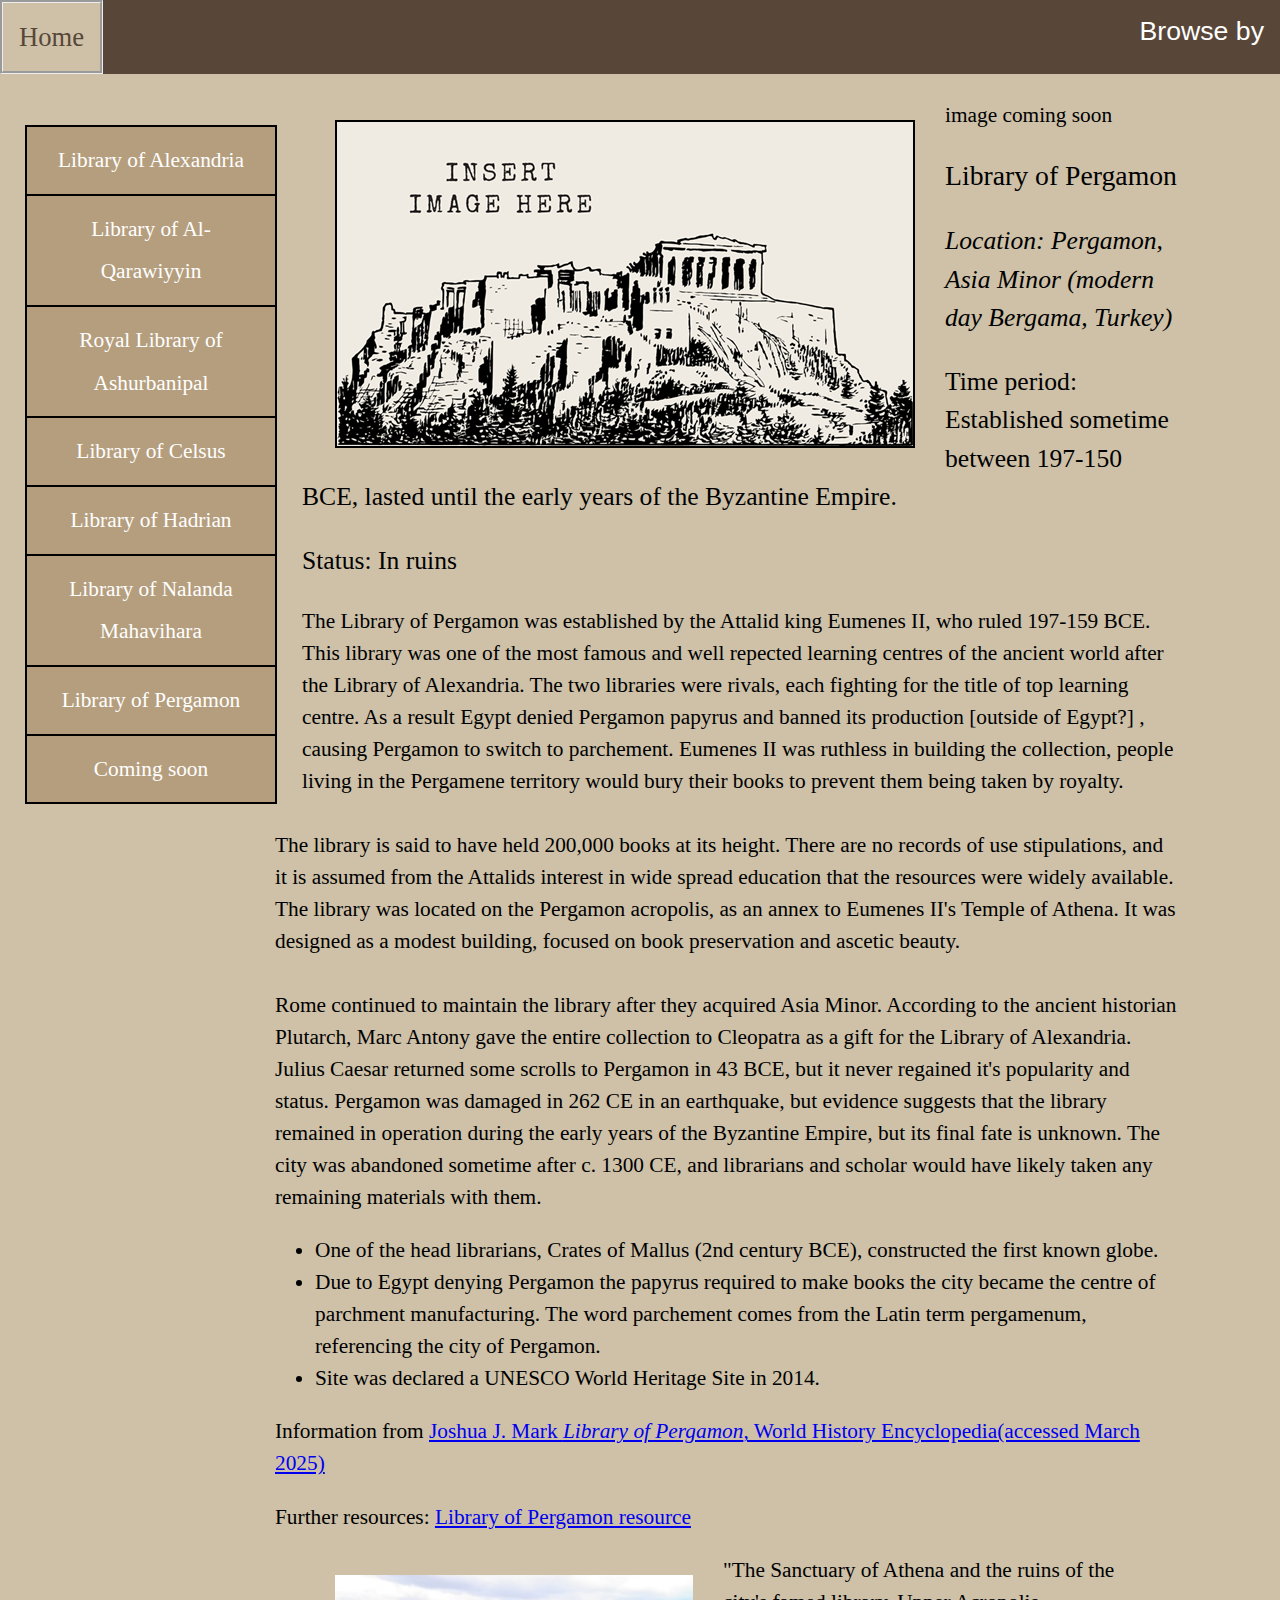
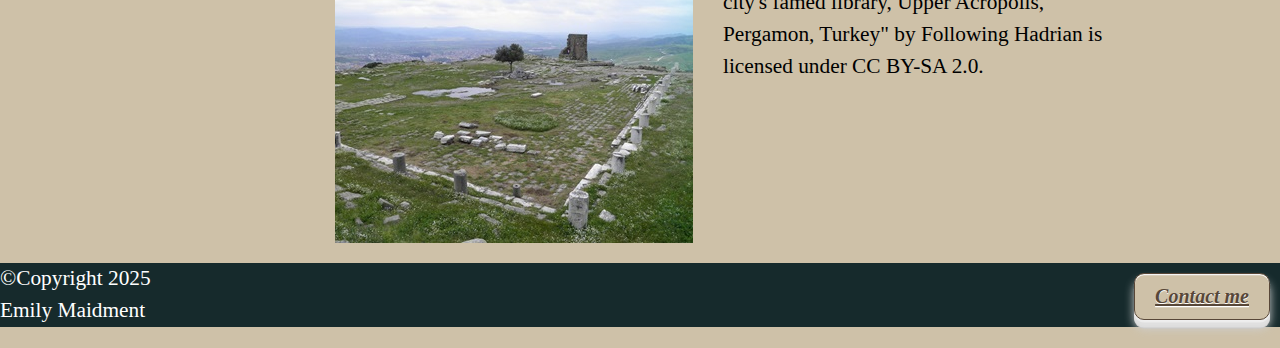
<file: pergamon.html>
<!DOCTYPE HTML>
<html lang="en">
<head> 
<meta charset="UTF-8">
<title> Library of Pergamon </title>
<!--Emoji graphics licensed under CC-BY 4.0: https://creativecommons.org/licenses/by/4.0/ Copyright 2019 Twitter, Inc and other contributors-->
<link rel="apple-touch-icon" sizes="180x180" href="apple-touch-icon.png">
<link rel="icon" type="image/png" sizes="32x32" href="favicon-32x32.png">
<link rel="icon" type="image/png" sizes="16x16" href="favicon-16x16.png">
<meta name="dc.title" content="Emily's practice website">
<meta name="dc.description" content="This is a test website to learn html and css">
<meta name="dc.rights" content="Copyright Emily Maidment">
<link rel="stylesheet" href="style.css" media="screen">
<link rel="stylesheet" href="print.css" media="print">
</head>

<body class="library">
<div id="wrapper">

<header> <!-- stays the same, this is what goes at the top of the screen-->
<a class="homepage" href="index.html">Home</a> 
	<div class="dropdown"> <button class="dropbtn"> Browse by </button> 
	<div class="dropdown-content"><a href="region.html">Region</a> <a href="type.html">Type</a>  <a href="status.html">Status</a></div>
</div>
</header>

<aside>
<nav role="navigation"> <!--this is for the list running down the side "Browse Library list by ..."-->
<ul> 
	<li> <a href="alexandria.html">Library of Alexandria</a> </li> 
	<li> <a href="al-qarawiyyin.html">Library of Al-Qarawiyyin</a> </li> 
	<li> <a href="ashurbanipal.html">Royal Library of Ashurbanipal</a> </li>
	<li><a href="celsus.html">Library of Celsus</a></li>
	<li><a href="hadrian.html">Library of Hadrian</a></li>
	<li><a href="nalanda_mahavihara.html">Library of Nalanda Mahavihara</a></li>
	<li><a href="pergamon.html">Library of Pergamon</a></li>
	<li><a href="comingsoon.html" title="coming soon">Coming soon</a></li>
</ul> 
</nav>
</aside>

<!--from here down is specific to the library-->
<article class="libpage">
<figure>
	<img class="lib" src="images/fillerimage.png" width="576" height="324">
	<figcaption>image coming soon</figcaption>	
</figure>
<h2> Library of Pergamon </h2>
<section> 
	<h3> <i>Location: Pergamon, Asia Minor (modern day Bergama, Turkey) </i> </h3>
	<h3> Time period: Established sometime between 197-150 BCE, lasted until the early years of the Byzantine Empire.  </h3> <h3>Status: In ruins </h3> </section>
<section> 
	<p> The Library of Pergamon was established by the Attalid king Eumenes II, who ruled 197-159 BCE. This library was one of the most famous
	and well repected learning centres of the ancient world after the Library of Alexandria. The two libraries were rivals, each fighting for the title
	of top learning centre. As a result Egypt denied Pergamon papyrus and banned its production [outside of Egypt?] , causing Pergamon to switch to 
	parchement. Eumenes II was ruthless in building the collection, people living in the Pergamene territory would bury their books to prevent them 
	being taken by royalty.<br><br>The library is said to have held 200,000 books at its height. There are no records of use stipulations, and it is assumed
	from the Attalids interest in wide spread education that the resources were widely available. The library was located on the Pergamon acropolis, as 
	an annex to Eumenes II's Temple of Athena. It was designed as a modest building, focused on book preservation and ascetic beauty.<br><br> Rome continued 
	to maintain the library after they acquired Asia Minor. According to the ancient historian Plutarch, Marc Antony gave the entire collection to 
	Cleopatra as a gift for the Library of Alexandria. Julius Caesar returned some scrolls to Pergamon in 43 BCE, but it never regained it's popularity 
	and status. Pergamon was damaged in 262 CE in an earthquake, but evidence suggests that the library remained in operation during the early years of 
	the Byzantine Empire, but its final fate is unknown. The city was abandoned sometime after c. 1300 CE, and librarians and scholar would have likely 
	taken any remaining materials with them.
	</p> 
</section> 
 
<section> 
<ul> 
	<li>One of the head librarians, Crates of Mallus (2nd century BCE), constructed the first known globe.</li> 
	<li>Due to Egypt denying Pergamon the papyrus required to make books the city became the centre of parchment manufacturing. The word parchement 
	comes from the Latin term pergamenum, referencing the city of Pergamon.</li> 
	<li>Site was declared a UNESCO World Heritage Site in 2014.</li>
</ul> 
</section>

<p>Information from <a href="https://www.worldhistory.org/Library_of_Pergamon/" title="World History Encyclopedia">Joshua J. Mark <i>Library of Pergamon</i>, World History Encyclopedia(accessed March 2025)</a> </p>


<section> Further resources:
	<a href="#url" title="to be added">Library of Pergamon resource</a>
</section>

<figure>
	<img src="images/pergamonathenaruins.jpg" width="358" height="268" alt="ruins of Pergamon library">
	<figcaption>"The Sanctuary of Athena and the ruins of the city's famed library, Upper Acropolis, Pergamon, Turkey" by Following Hadrian is licensed under CC BY-SA 2.0.</figcaption>
</figure>
<!--<section>
	<ul>
		<li><img scr="images/athenastatueperg.jpg" width="343" height="375" title="Statue of Anthena Parthenos from the Library of Pergamon with the temple of Zues Sosipolis from Magnesia on the Maeander in the background, Pergamon Museum Berlin (8404209815).jpg by Carole Raddato" alt=""></li>
		<li><img scr="" width="" height="" title="" alt=""></li>
	</ul>
</section>--> <!-- I left code here I could go back and fill in with more images when I had them -->
</article>

<footer>  
	<p>
		<address><a href="mailto:maid0026@algonquinlive.com" class="button" title="Send email">Contact me </a> </address>&copy;Copyright 2025<br>Emily Maidment
	</p> 
 </footer>


</div>  <!-- This is the closing div wrapper tag -->
</body>
</html>
</file>
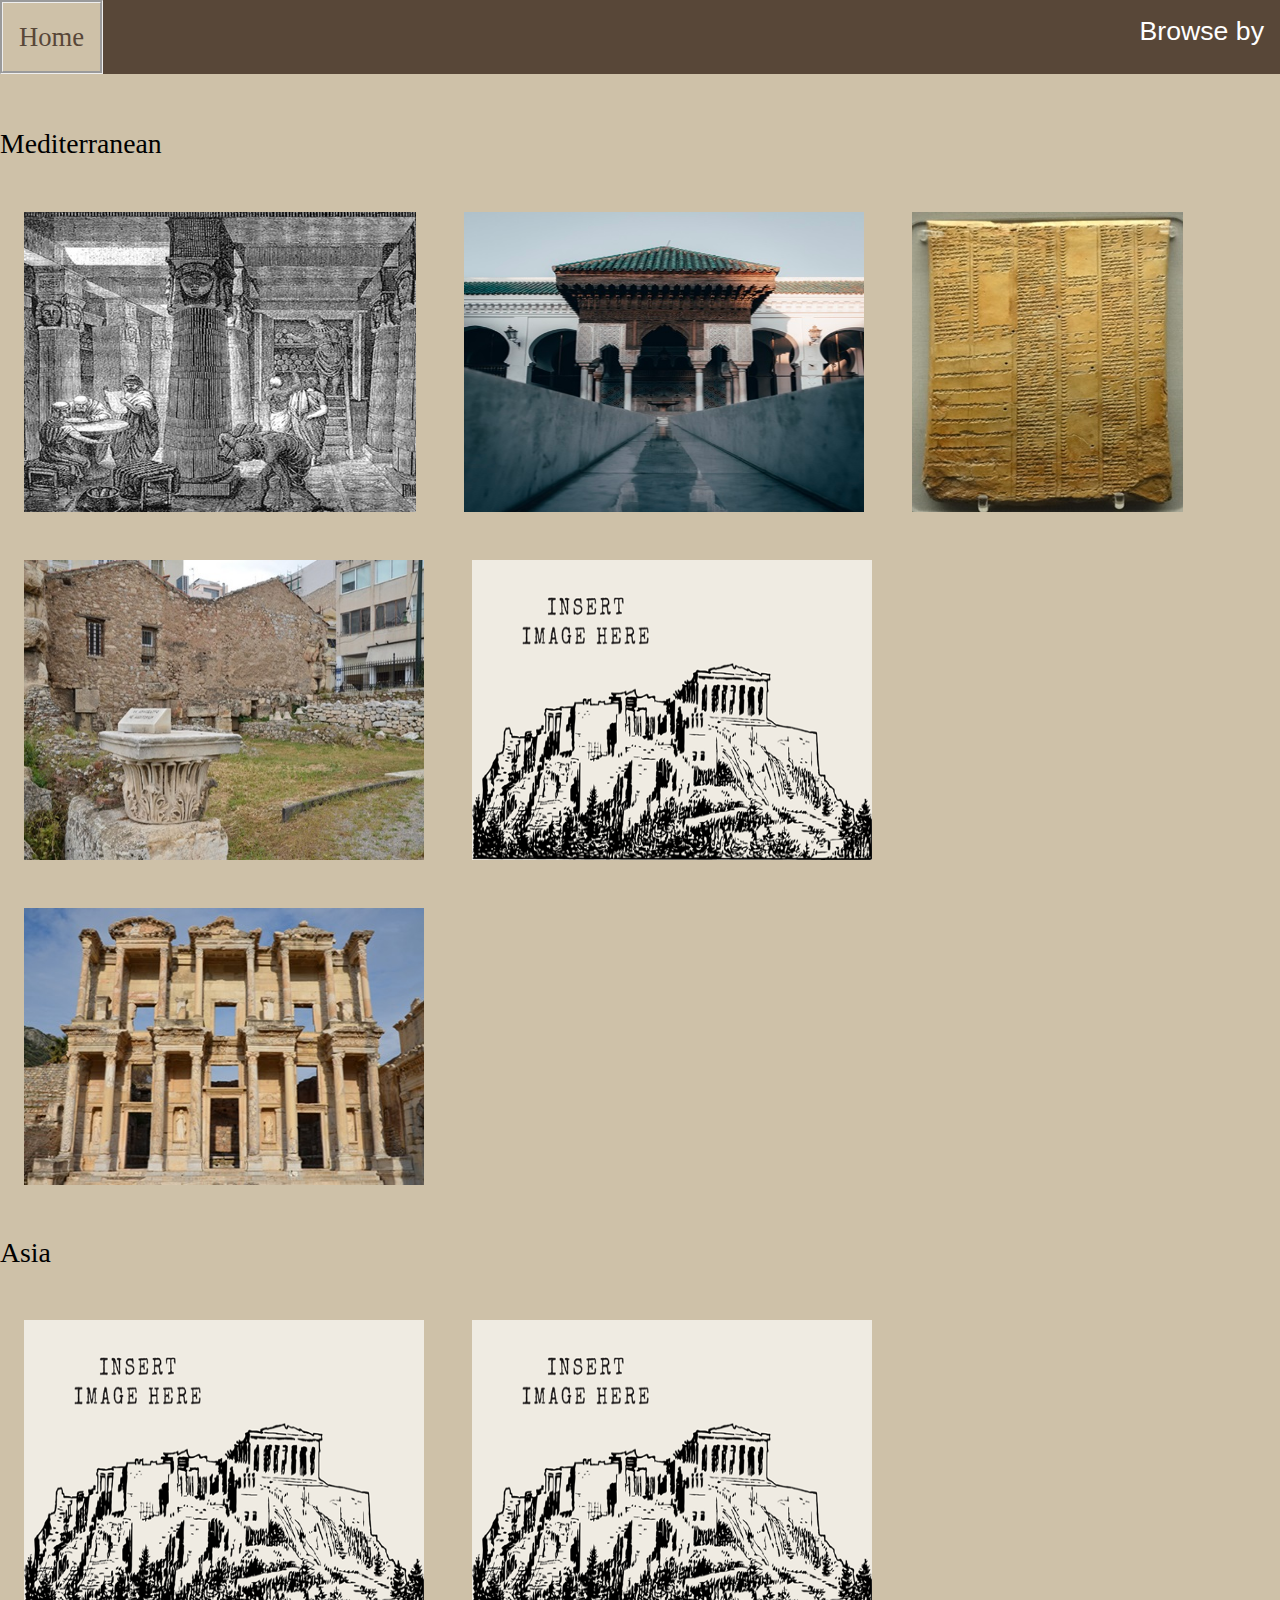
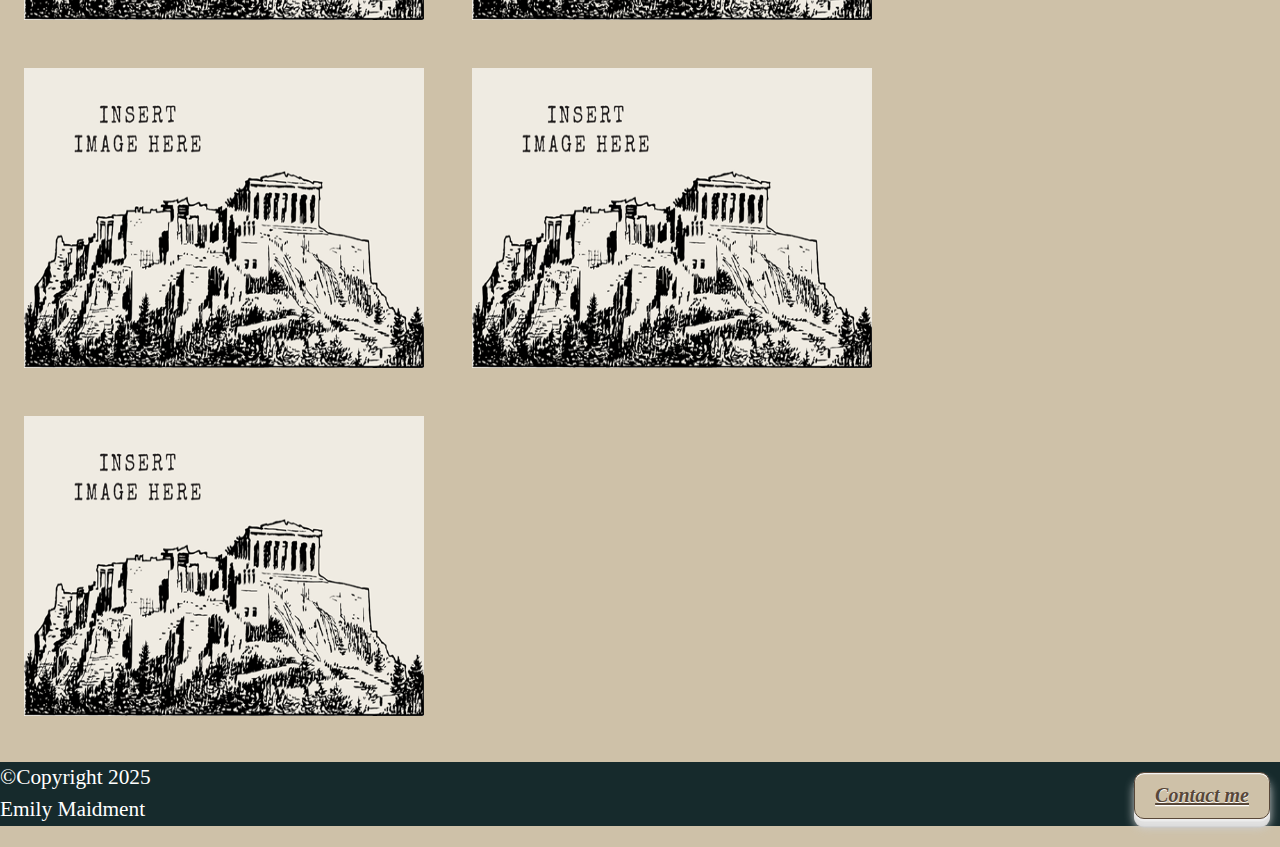
<file: region.html>
<!DOCTYPE HTML>
<html lang="en">
<head> 
<meta charset="UTF-8">
<title> Library Locations </title>
<!--Emoji graphics licensed under CC-BY 4.0: https://creativecommons.org/licenses/by/4.0/ Copyright 2019 Twitter, Inc and other contributors-->
<link rel="apple-touch-icon" sizes="180x180" href="apple-touch-icon.png">
<link rel="icon" type="image/png" sizes="32x32" href="favicon-32x32.png">
<link rel="icon" type="image/png" sizes="16x16" href="favicon-16x16.png">
<meta name="dc.title" content="Emily's practice website">
<meta name="dc.description" content="This is a test website to learn html and css">
<meta name="dc.rights" content="Copyright Emily Maidment">
<link rel="stylesheet" href="style.css" media="screen">
<link rel="stylesheet" href="print.css" media="print">
</head>

<body class="regions">
<div id="wrapper">

<header> 
	<a class="homepage" href="index.html">Home</a>
	<div class="dropdown"> <button class="dropbtn"> Browse by </button> 
	<div class="dropdown-content">
		<a href="region.html">Region</a> 
		<a href="type.html">Type</a>  
		<a href="status.html">Status</a></div> 
	</div>
</header>

<article>
	<section class="gallery"> 
		<h2> Mediterranean </h2> 
			<!--thumbnail photos??-->
			<!-- <a href="pathtopage.html" title="pop-up text"> <img scr="pathtoimage" width="" height="" alt="screen reader" title="pop-up text"></a> -->
			
			
			<div class="gal">
			<a href="alexandria.html" title="Library of Alexandria"><img src="images/alexandrialib.jpg" width="392" height="399" alt="link to Library of Alexandria"></a>
			<a href="al-qarawiyyin.html" title="Al-Qarawiyyin Library "> <img src="images/alqarawiyyin_courtyard.jpg" width="413" height="515" alt="link to Al-Qarawiyyin Library"></a>
			<a href="ashurbanipal.html" title="Royal Library of Ashurbanipal"> <img src="images/cuneiformlist.jpg" width="271" height="397" alt="link to Library of Ashurbanipal"></a>
			<a href="hadrian.html" title="Library of Hadrian"> <img src="images/hadlecture.jpg" width="552" height="365" alt="link to Library of Hadrian"></a>
			<a href="pergamon.html" title="Library of Pergamon"> <img src="images/fillerimage.png" width="576" height="324" alt="link to Library of Pergamon"></a>
			<a href="celsus.html" title="Library of Celsus"> <img src="images/celsusfacade.jpg" width="418" height="277" alt="link to Library of Celsus"></a>
			</div>
	</section>
	<section class="gallery">
		<h2>Asia</h2>
			<div class="gal">
			<a href="nalanda_mahavihara.html" title="Library of Nalanda Mahavihara"> <img src="images/fillerimage.png" width="576" height="324" alt="link to Nalanda Mahavihara"></a>
			<a href="comingsoon.html" title="coming soon"><img src="images/fillerimage.png" width="576" height="324" title="content coming soon" alt="image coming soon"></a>
			<a href="comingsoon.html" title="coming soon"><img src="images/fillerimage.png" width="576" height="324" title="content coming soon" alt="image coming soon"></a>
			<a href="comingsoon.html" title="coming soon"><img src="images/fillerimage.png" width="576" height="324" title="content coming soon" alt="image coming soon"></a>
			<a href="comingsoon.html" title="coming soon"><img src="images/fillerimage.png" width="576" height="324" title="content coming soon" alt="image coming soon"></a>
			</div>
	</section>
</article>

<!-- 
<article>
	<section class="gallery"> 
		<h2> Mediterranean </h2> 
		<div class="card">
				<img src="images/alexandrialib.jpg" width="392" height="399" alt="link to Library of Alexandria" class="image">
				<div class="overlay"><a href="alexandria.html"title="Library of Alexandria">Alexandria</a></div>
			</div>
			<a href="alexandria.html"title="Library of Alexandria"><img src="images/alexandrialib.jpg" width="392" height="399" alt="link to Library of Alexandria"></a>
			<a href="al-qarawiyyin.html" title="Al-Qarawiyyin Library "> <img src="images/alqarawiyyin_courtyard.jpg" width="413" height="515" alt="link to Al-Qarawiyyin Library"></a>
			<a href="ashurbanipal.html" title="Royal Library of Ashurbanipal"> <img src="images/cuneiformlist.jpg" width="271" height="397" alt="link to Library of Ashurbanipal"></a>
			<a href="celsus.html" title="Library of Celsus"> <img src="images/celsusfacade.jpg" width="418" height="277" alt="link to Library of Celsus"></a>
			<a href="hadrian.html" title="Library of Hadrian"> <img src="images/hadlecture.jpg" width="552" height="365" alt="link to Library of Hadrian"></a>
			<a href="pergamon.html" title="Library of Pergamon"> <img src="images/fillerimage.png" width="576" height="324" alt="link to Library of Pergamon"></a>
	</section>
	<section class="gallery">
		<h2>Asia</h2>
			<a href="nalanda_mahavihara.html" title="Library of Nalanda Mahavihara"> <img src="images/fillerimage.png" width="576" height="324" alt="link to Nalanda Mahavihara"></a>
			<a href="comingsoon.html" title="coming soon"><img src="images/fillerimage.png" width="576" height="324" title="content coming soon" alt="image coming soon"></a>
			<a href="comingsoon.html" title="coming soon"><img src="images/fillerimage.png" width="576" height="324" title="content coming soon" alt="image coming soon"></a>
			<a href="comingsoon.html" title="coming soon"><img src="images/fillerimage.png" width="576" height="324" title="content coming soon" alt="image coming soon"></a>
			<a href="comingsoon.html" title="coming soon"><img src="images/fillerimage.png" width="576" height="324" title="content coming soon" alt="image coming soon"></a>
	</section>
</article>
  -->

<footer>  
	<p>
		<address><a href="mailto:maid0026@algonquinlive.com" class="button" title="Send email">Contact me </a> </address>&copy;Copyright 2025<br>Emily Maidment
	</p> 
 </footer>
 
</div>  <!-- This is the closing div wrapper tag -->
</body>
</html>
</file>
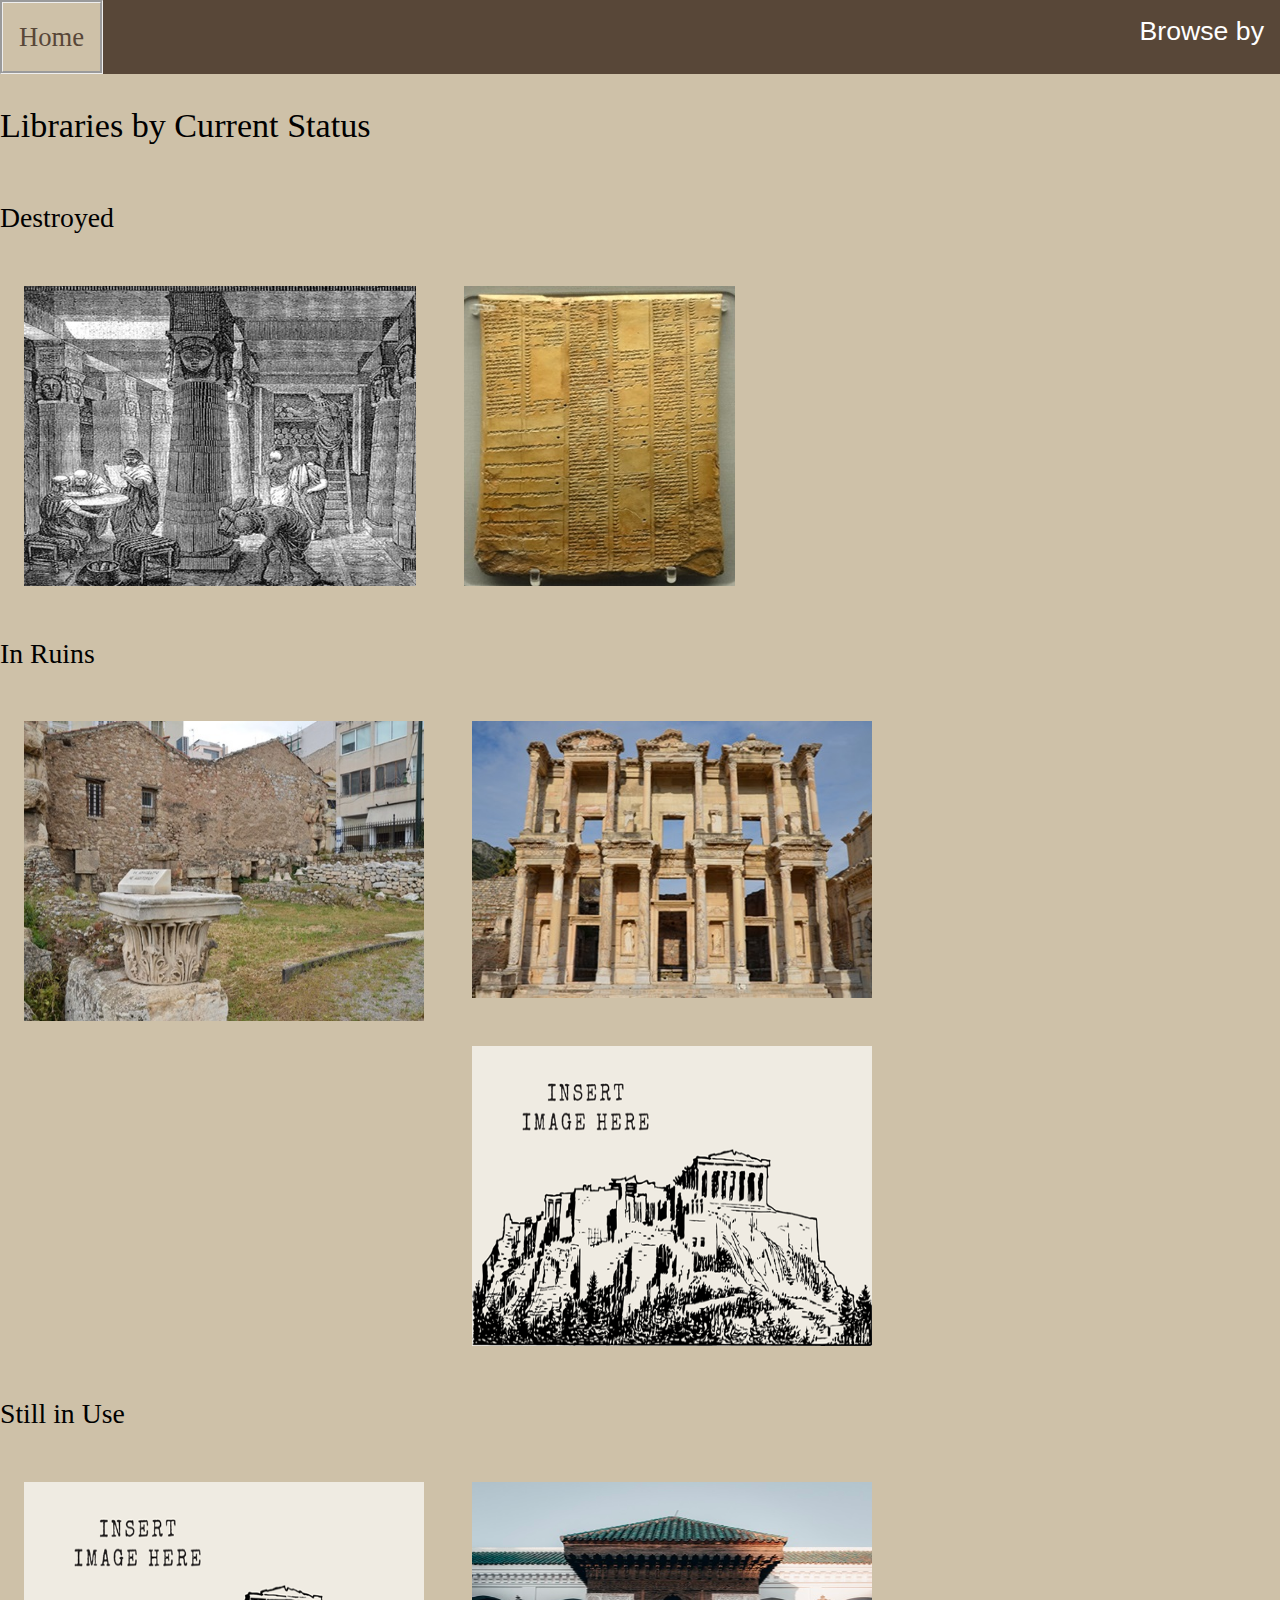
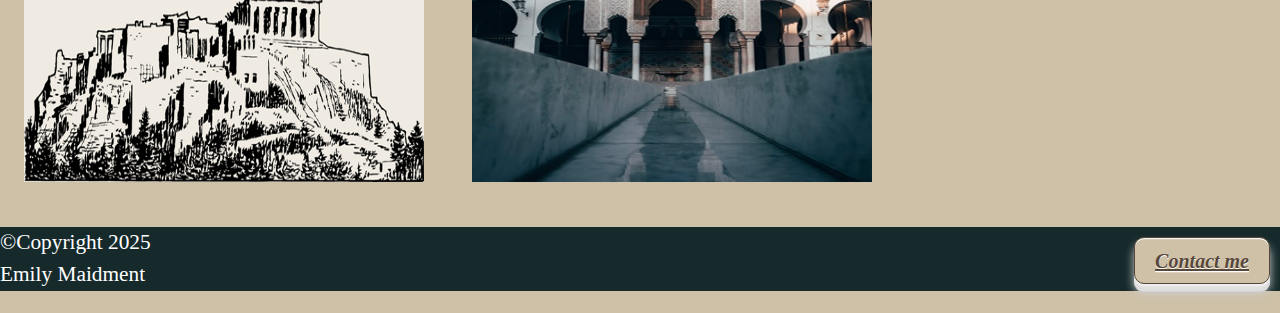
<file: status.html>
<!DOCTYPE HTML>
<html lang="en">
<head> 
<meta charset="UTF-8">
<title> Library Status </title>
<!--Emoji graphics licensed under CC-BY 4.0: https://creativecommons.org/licenses/by/4.0/ Copyright 2019 Twitter, Inc and other contributors-->
<link rel="apple-touch-icon" sizes="180x180" href="apple-touch-icon.png">
<link rel="icon" type="image/png" sizes="32x32" href="favicon-32x32.png">
<link rel="icon" type="image/png" sizes="16x16" href="favicon-16x16.png">
<meta name="dc.title" content="Emily's practice website">
<meta name="dc.description" content="This is a test website to learn html and css">
<meta name="dc.rights" content="Copyright Emily Maidment">
<link rel="stylesheet" href="style.css" media="screen">
<link rel="stylesheet" href="print.css" media="print">
</head>

<body class="status">
<div id="wrapper">

<header> 
	<a class="homepage" href="index.html">Home</a> 
	<div class="dropdown"> <button class="dropbtn"> Browse by </button> 
	<div class="dropdown-content">
		<a href="region.html">Region</a> 
		<a href="type.html">Type</a>  
		<a href="status.html">Status</a></div> 
	</div>
</header>

<article>
<h1>Libraries by Current Status </h1> 
	<section class="gallery"> 
		<h2> Destroyed </h2> 
			<!--thumbnail photos??-->
			<!-- <a href="pathtopage.html" title="pop-up text"> <img scr="pathtoimage" width="" height="" alt="screen reader" title="pop-up text"></a> -->
			<div class="gal">
			<a href="alexandria.html" title="Library of Alexandria"> <img src="images/alexandrialib.jpg" width="392" height="399" alt="link to Library of Alexandria"></a>  
			<a href="ashurbanipal.html" title="Royal Library of Ashurbanipal"> <img src="images/cuneiformlist.jpg" width="271" height="397" alt="link to Library of Ashurbanipal"></a>
			</div>
	</section>
	<section class="gallery">
		<h2>In Ruins</h2>
			<div class="gal">
			<a href="hadrian.html" title="Library of Hadrian"> <img src="images/hadlecture.jpg" width="552" height="365" alt="link to Library of Hadrian"></a>
			<a href="celsus.html" title="Library of Celsus"> <img src="images/celsusfacade.jpg" width="418" height="277" alt="link to Library of Celsus"></a>
			<a href="pergamon.html" title="Library of Pergamon"> <img src="images/fillerimage.png" width="576" height="324" alt="link to Library of Pergamon"></a>
			</div>
	</section>
	<section class="gallery">
		<h2>Still in Use</h2>
			<div class="gal">
			<a href="nalanda_mahavihara.html" title="Library of Nalanda Mahavihara"> <img src="images/fillerimage.png" width="576" height="324" alt="link to Nalanda Mahavihara"></a>
			<a href="al-qarawiyyin.html" title="Al-Qarawiyyin Library "> <img src="images/alqarawiyyin_courtyard.jpg" width="413" height="515" alt="link to Al-Qarawiyyin Library"></a>
			</div>
	</section>
</article>


<footer>  
	<p>
		<address><a href="mailto:maid0026@algonquinlive.com" class="button" title="Send email">Contact me </a> </address>&copy;Copyright 2025<br>Emily Maidment
	</p> 
 </footer>
 
</div>  <!-- This is the closing div wrapper tag -->
</body>
</html>
</file>
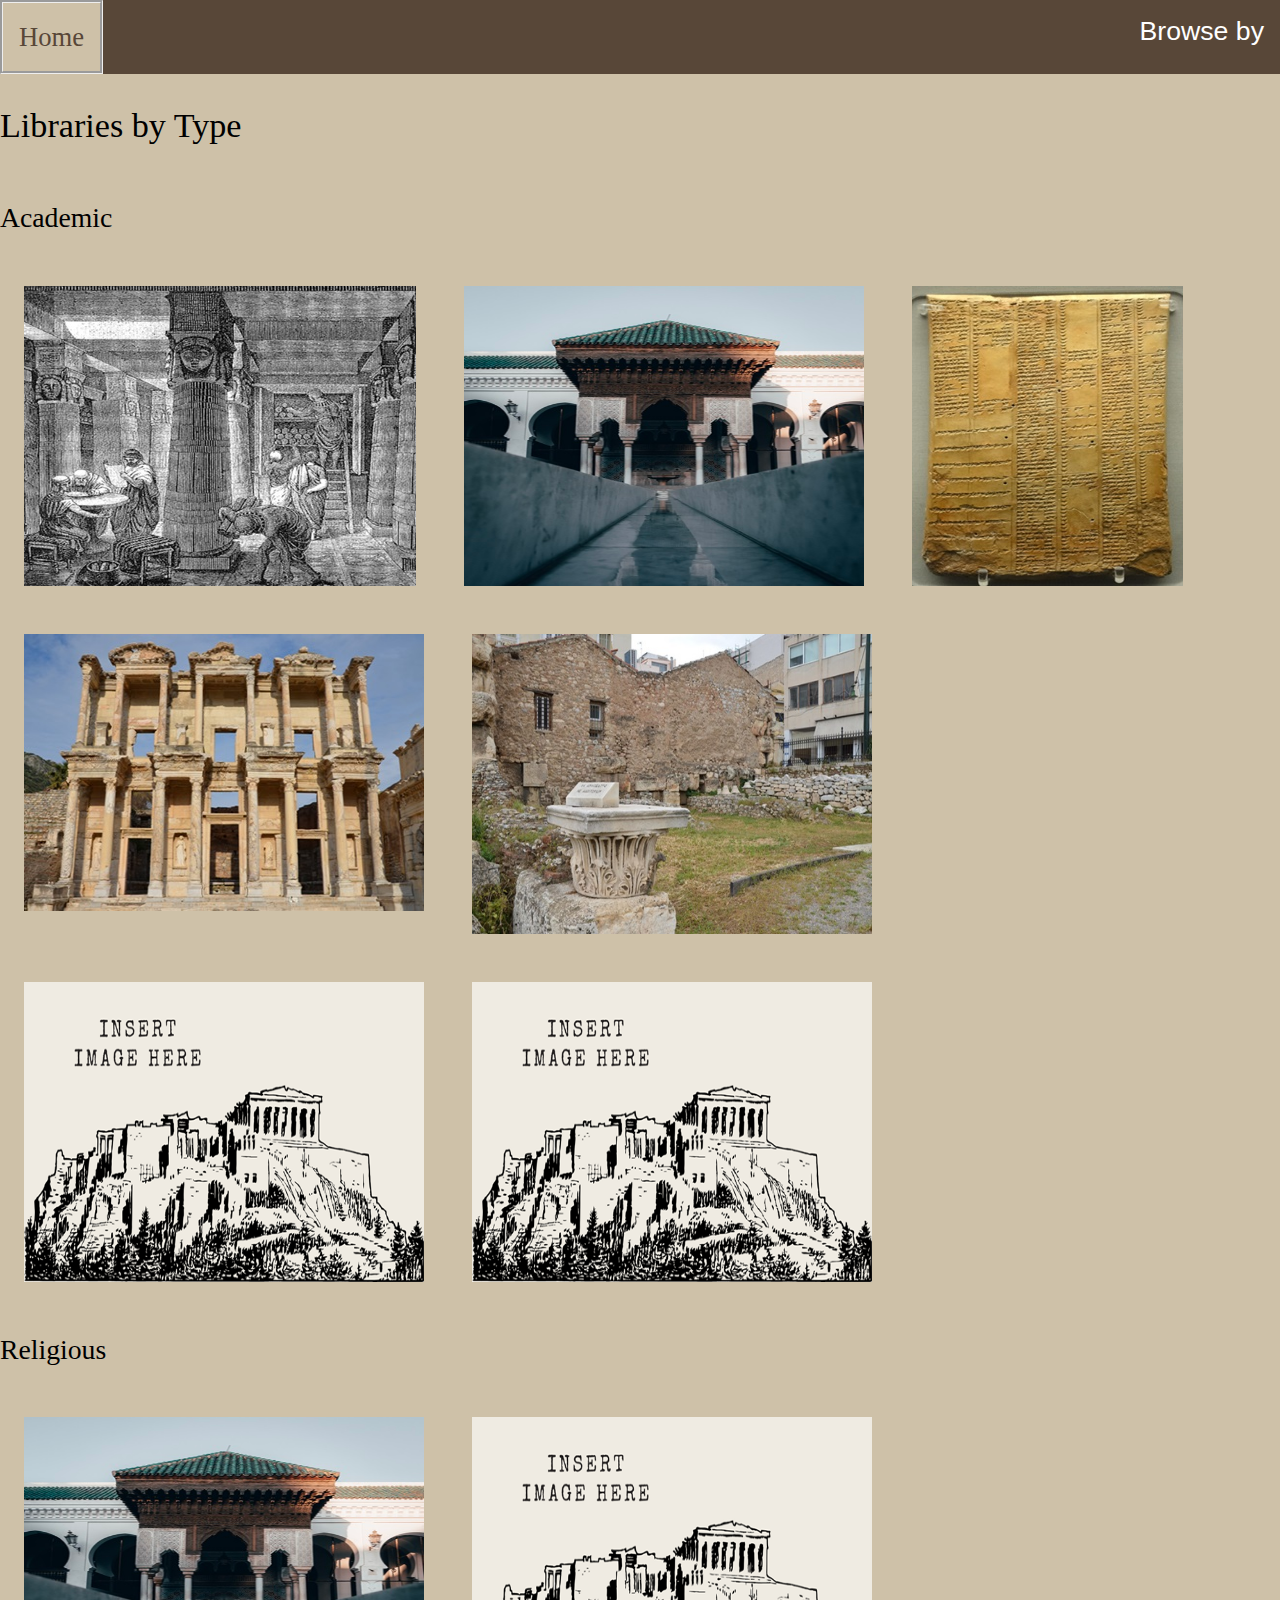
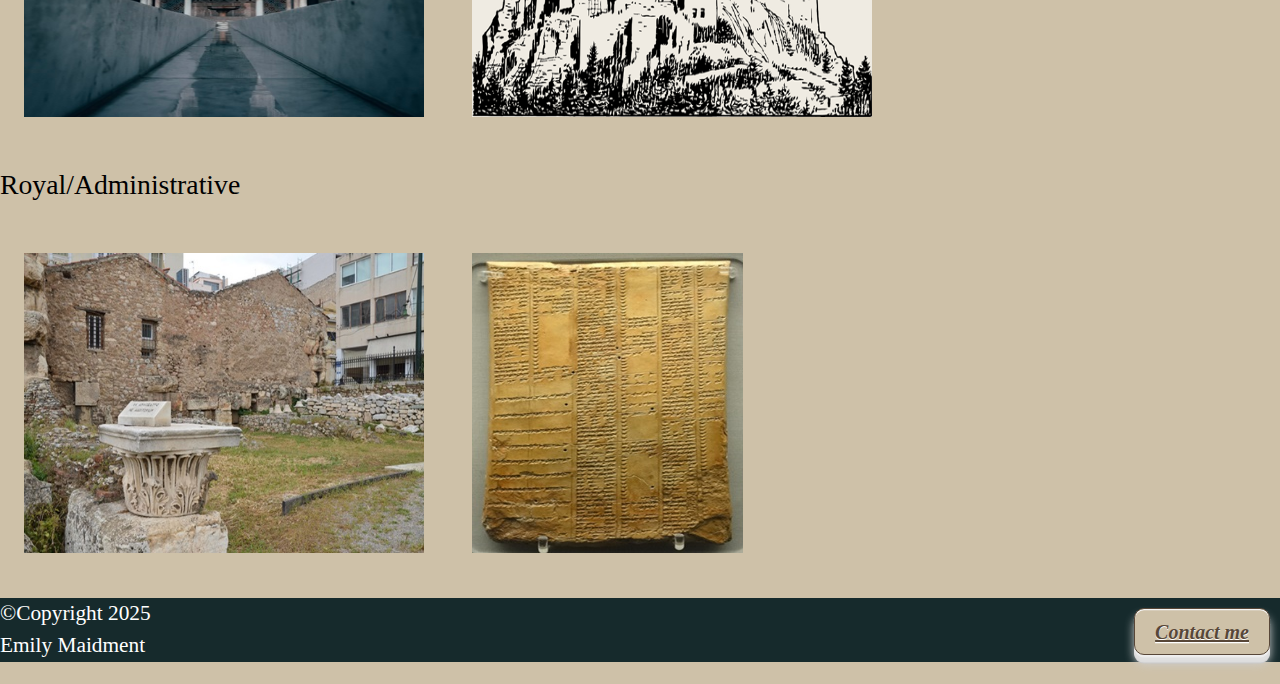
<file: type.html>
<!DOCTYPE HTML>
<html lang="en">
<head> 
<meta charset="UTF-8">
<title> Library Types </title>
<!--Emoji graphics licensed under CC-BY 4.0: https://creativecommons.org/licenses/by/4.0/ Copyright 2019 Twitter, Inc and other contributors-->
<link rel="apple-touch-icon" sizes="180x180" href="apple-touch-icon.png">
<link rel="icon" type="image/png" sizes="32x32" href="favicon-32x32.png">
<link rel="icon" type="image/png" sizes="16x16" href="favicon-16x16.png">
<meta name="dc.title" content="Emily's practice website">
<meta name="dc.description" content="This is a test website to learn html and css">
<meta name="dc.rights" content="Copyright Emily Maidment">
<link rel="stylesheet" href="style.css" media="screen">
<link rel="stylesheet" href="print.css" media="print">
</head>

<body class="type">
<div id="wrapper">

<header> 
	<a class="homepage" href="index.html">Home</a>
	<div class="dropdown"> <button class="dropbtn"> Browse by </button> 
	<div class="dropdown-content">
		<a href="region.html">Region</a> 
		<a href="type.html">Type</a>  
		<a href="status.html">Status</a></div> 
	</div>
</header>

<article>
<h1>Libraries by Type </h1>
	<section class="gallery"> 
		<h2> Academic </h2> 
			<!--thumbnail photos??-->
			<!-- <a href="pathtopage.html" title="pop-up text"> <img scr="pathtoimage" width="" height="" alt="screen reader" title="pop-up text"></a> -->
			<div class="gal">
			<a href="alexandria.html" title="Library of Alexandria"> <img src="images/alexandrialib.jpg" width="392" height="399" alt="link to Library of Alexandria"></a>  
			<a href="al-qarawiyyin.html" title="Al-Qarawiyyin Library "> <img src="images/alqarawiyyin_courtyard.jpg" width="413" height="515" alt="link to Al-Qarawiyyin Library"></a>
			<a href="ashurbanipal.html" title="Royal Library of Ashurbanipal"> <img src="images/cuneiformlist.jpg" width="271" height="397" alt="link to Library of Ashurbanipal"></a>
			<a href="celsus.html" title="Library of Celsus"> <img src="images/celsusfacade.jpg" width="418" height="277" alt="link to Library of Celsus"></a>
			<a href="hadrian.html" title="Library of Hadrian"> <img src="images/hadlecture.jpg" width="552" height="365" alt="link to Library of Hadrian"></a>
			<a href="nalanda_mahavihara.html" title="Library of Nalanda Mahavihara"> <img src="images/fillerimage.png" width="576" height="324" alt="link to Nalanda Mahavihara"></a>
			<a href="pergamon.html" title="Library of Pergamon"> <img src="images/fillerimage.png" width="576" height="324" alt="link to Library of Pergamon"></a>
			</div>
	</section>
	<!--<section>
		<h2>Public</h2></section>-->
	<section class="gallery">
		<h2>Religious</h2>
			<div class="gal">
			<a href="al-qarawiyyin.html" title="Al-Qarawiyyin Library "> <img src="images/alqarawiyyin_courtyard.jpg" width="413" height="515" alt="link to Al-Qarawiyyin Library"></a>
			<a href="nalanda_mahavihara.html" title="Library of Nalanda Mahavihara"> <img src="images/fillerimage.png" width="576" height="324" alt="link to Nalanda Mahavihara"></a>
			</div>
	</section>
	<section class="gallery"> 
		<h2>Royal/Administrative</h2> 
			<div class="gal">
			<a href="hadrian.html" title="Library of Hadrian"> <img src="images/hadlecture.jpg" width="552" height="365" alt="link to Library of Hadrian"></a>
			<a href="ashurbanipal.html" title="Royal Library of Ashurbanipal"> <img src="images/cuneiformlist.jpg" width="271" height="397" alt="link to Library of Ashurbanipal"></a>
			</div>
	</section>
</article>


<footer>  
	<p>
		<address><a href="mailto:maid0026@algonquinlive.com" class="button" title="Send email">Contact me </a> </address>&copy;Copyright 2025<br>Emily Maidment
	</p> 
 </footer>

</div>  <!-- This is the closing div wrapper tag -->
</body>
</html>
</file>
<file: style.css>
/* Ancient Libraries Style Sheet */

#wrapper {
	width: 100%;
	margin-left: auto;
	margin-right: auto;
	margin-top: 100px;
	margin-bottom: 15px;
}

body {
	font-family: papyrus, geogria, serif; 	
	font-size: 16pt;
	line-height: 1.5;
	margin: 0;
	padding: 0;
	background: #CEC1A8;
}


h1, h2, h3 {
	font-family: papyrus, geogria, serif; 
	font-weight: normal;
}

h1 {font-size: 160%; }
h2 {font-size: 130%; }
h3 {font-size: 120%; }	


/*This marks the end of the general styling*/

.container {/*This gives the background photo on the homepage*/
	width:100%; 
	height:100vh; 
	background-image: url(images/brnlibraryhome.jpg); 
	background-position: center; 
	background-size: cover; 
}

.textblock { /*This styles the text sitting on the photo on the index page (side note: I am aware that the text block floats overtop of the header. I decided not to fix it because I thought it was kind of a fun weird glitch)*/
	position: absolute;
	bottom: 100px;
	right: 150px;
	background-color: #CEC1A8;
	color: black;
	border: white;
	padding: 10px;
}
	
header {
	background-color: #584738;
	width: 100%;
	position: fixed;
	top: 0%;
	color: white;	
}
h1.title {
	margin-left: 25px;
}

.homepage {/* this designs the homepage button at the top left of the header/nav bar */
	text-decoration: none;
	padding: 14px 16px;
	float: left;
	text-align: center;
	color: white;
	font-size: 125%;
	background-color: #584738;
} 

.homepage:hover {background-color: #CEC1A8; color: #584738; Border-style:groove}

.homepage:visited {background-color: #584738; color: white; }

.homepage:visited:hover { background-color: #CEC1A8; color: #584738; }

.dropbtn {
  background-color: #584738;
  color: white;
  padding: 16px;
  font-size: 125%;
  border: none;
  cursor: pointer;
}

.dropdown {
  /*position: relative;*/
  float: right;
  overflow: hidden;
  /*display: inline;*/
}

.dropdown-content {
  display: none;
  position: absolute;
  background-color: #f1eada;
  min-width: 160px;
  box-shadow: 0px 8px 16px 0px rgba(0,0,0,0.2);
  z-index: 1;
}

.dropdown-content a {
  color: black;
  padding: 12px 16px;
  text-decoration: none;
  display: block;
}

.dropdown-content a:hover {background-color: #CEC1A8;}

.dropdown:hover .dropdown-content { display: block;}

.dropdown:hover .dropbtn { background-color: #AAA396; color: #FEFCF6;} 

/* This marks the end of the header/nav bar styling */



/*these nav tags style the ul on the individual library pages*/
nav ul {
	list-style-type: none; 
	float: left;
	border: 1px solid black; 
	margin: 25px; 
	padding: 0;  
	width: 250px;
	overflow: auto;
	background-color:#b59e7d; 
}

nav a {
	display: block;
	color: white;
	padding: 12px 20px;
	text-decoration: none;
	text-align:center;
	line-height: 2;
	border: 1px solid black;
}

/*add a highlight to the link for the tab you are on*/

nav a:hover {background-color: #584738; color:white; }

img.lib {
	border: 2px solid black;
}

img {float:left; margin:20px; margin-right:30px;}

.libpage { 
	margin: 100px; 
	margin-left:275px;
}
/*	This marks the end of the styling for the individual library pages	*/


.byicon { /*This styles the 3 image links on the homepage*/
	display: inline-block;
}

/*This style the images in the 'browse by library ___' pages*/
.gallery { 
	display: inline-block;
}

.gal img{
	max-width: 400px;
	max-height:300px;
	margin: 4px;
	padding: 20px;
}

footer {
	background-color: #162A2C; 
	color: white; 
	width: 100%;
	margin-top: auto;
	clear: both;
	height: 100%;
}

/*CSS squishy button with smooth transition code created by Havard Brynjulfsen (March 23, 2024)*/
.button {
	float: right;
  font: inherit;
  background-color: #cec1a8;
  border: 1px solid #584738;
  color: #584738;
  border-radius: 0.5em;
  font-size: 20px;
  padding: 0.375em 1em;
  margin: 10px;
  font-weight: 600;
  text-shadow: 0 0.0625em 0 #fff;
  box-shadow: inset 0 0.0625em 0 0 #f4f4f4, 
  					0 0.0625em 0 0 #efefef, 
   					0 0.125em 0 0 #ececec, 
   					0 0.25em 0 0 #e0e0e0, 
   					0 0.3125em 0 0 #dedede, 
   					0 0.375em 0 0 #dcdcdc, 
   					0 0.425em 0 0 #cacaca, 
   					0 0.425em 0.5em 0 #cecece;/**/
  transition: 0.15s ease;
}

.button:hover {cursor: pointer;}
.button:active  {
  translate: 0 0.225em;
  box-shadow: inset 0 0.03em 0 0 #f4f4f4, 
					0 0.03em 0 0 #efefef, 
					0 0.0625em 0 0 #ececec, 
					0 0.125em 0 0 #e0e0e0, 
					0 0.125em 0 0 #dedede, 
					0 0.2em 0 0 #dcdcdc, 
					0 0.225em 0 0 #cacaca, 
					0 0.225em 0.375em 0 #cecece;
  cursor: pointer;
}

/*This is to create card displays on browse by library ___ pages*/
/*.card {
	box-shadow: 0 4px 8px 0 rgba(0,0,0,0.2);
	transition: 0.3s;
}
.card:hover {
	box-shadow: 0 8px 16px 0 rgba(0,0,0,0.2);
}
.overlay {
	padding: 2px 16px;
}*/
</file>
<file: print.css>
/* Ancient Libraries Style Sheet */

#wrapper {
	width: 100%;
	margin-left: auto;
	margin-right: auto;
	margin-top: 100px;
	margin-bottom: 15px;
}

body {
	font-family: times new roman;
	font-size: 20px;
	line-height: 1.5;
	margin: 0;
	padding: 0;
	background: white;
	color: black;
}


h1, h2, h3 {
	font-family: times new roman;
	font-weight: normal;
}

h1 {font-size: 160%; }
h2 {font-size: 130%; }
h3 {font-size: 120%; }	

/*This marks the end of the general styling*/

.container {/*This gives the background photo on the homepage*/
	width:100%; 
	height:60vh; 
	background-image: url(images/brnlibraryhome.jpg); 
	background-position: center; 
	background-size: cover; 
}

.textblock { /*This styles the text sitting on the photo on the index page (side note: I am aware that the text block floats overtop of the header. I decided not to fix it because I thought it was kind of a fun weird glitch)*/
	position: absolute;
	bottom: 100px;
	right: 150px;
	background-color: #CEC1A8;
	color: black;
	border: white;
	padding: 10px;
}
	

header {
	display:none;
}
h1.title {
	margin-left: 25px;
}

.homepage {/* this designs the homepage button at the top left of the header/nav bar */
	text-decoration: none;
	padding: 14px 16px;
	float: left;
	text-align: center;
	color: white;
	font-size: 125%;
	background-color: #584738;
} 

.homepage:hover {background-color: #CEC1A8; color: #584738; Border-style:groove}

.homepage:visited {background-color: #584738; color: white; }

.homepage:visited:hover { background-color: #CEC1A8; color: #584738; }

.dropbtn {
  background-color: #584738;
  color: white;
  padding: 16px;
  font-size: 125%;
  border: none;
  cursor: pointer;
}

.dropdown {
  /*position: relative;*/
  float: right;
  overflow: hidden;
  /*display: inline;*/
}

.dropdown-content {
  display: none;
  position: absolute;
  background-color: #f1eada;
  min-width: 160px;
  box-shadow: 0px 8px 16px 0px rgba(0,0,0,0.2);
  z-index: 1;
}

.dropdown-content a {
  color: black;
  padding: 12px 16px;
  text-decoration: none;
  display: block;
}

.dropdown-content a:hover {background-color: #CEC1A8;}

.dropdown:hover .dropdown-content { display: block;}

.dropdown:hover .dropbtn { background-color: #AAA396; color: #FEFCF6;} 

/*This marks the end of the header/nav bar styling*/

/*copied from class file */
/*
a {
	color:#8c5900;
	font-weight: bold;
	text-decoration:none;
	border-bottom: 1px solid #898989;
	padding-bottom: 1px;
}
a:visited {
	color: #4a2885;
}

a:hover, a:focus, a:active {
	background-color: #fff5e8;
	color: #800080;
	border-bottom-color: #fdebcf;
}

article {
	float:left
	
*/


/*these nav tags style the ul on the individual library pages*/
nav ul {
	display: none;
}

nav a {
	display: block;
	color: white;
	padding: 12px 20px;
	text-decoration: none;
	text-align:center;
	line-height: 2;
	border: 1px solid black;
	
	/*background: #b59e7d;
	line-height: 2;
	border-bottom-color: #aabadd;
	height: 1%; */
}

/*try and figure out how to highlight the link for the tab you are on*/

nav a:hover {background-color: #584738; color:white; }

/*nav li {display: inline; }*/




img.lib {
	border: 2px solid black;
}


img {float:left; margin:20px; margin-right:30px;}


.libpage { 
	margin: 25px; 
	margin-left:25px;
}


.card {
	box-shadow: 0 4px 8px 0 rgba(0,0,0,0.2);
	transition: 0.3s;
}
.card:hover {
	box-shadow: 0 8px 16px 0 rgba(0,0,0,0.2);
}
.overlay {
	padding: 2px 16px;
}


.byicon {
	display: inline-block;
}

.gallery {
	display: inline-block;
}

.gal img{
	max-width: 300px;
	max-height:200px;
	margin: 4px;
	padding: 0;
}

footer {
	background-color: #162A2C; 
	color: white; 
	width: 100%;
	margin-top: auto;
	clear: both;
	height: 100%;
}
</file>
